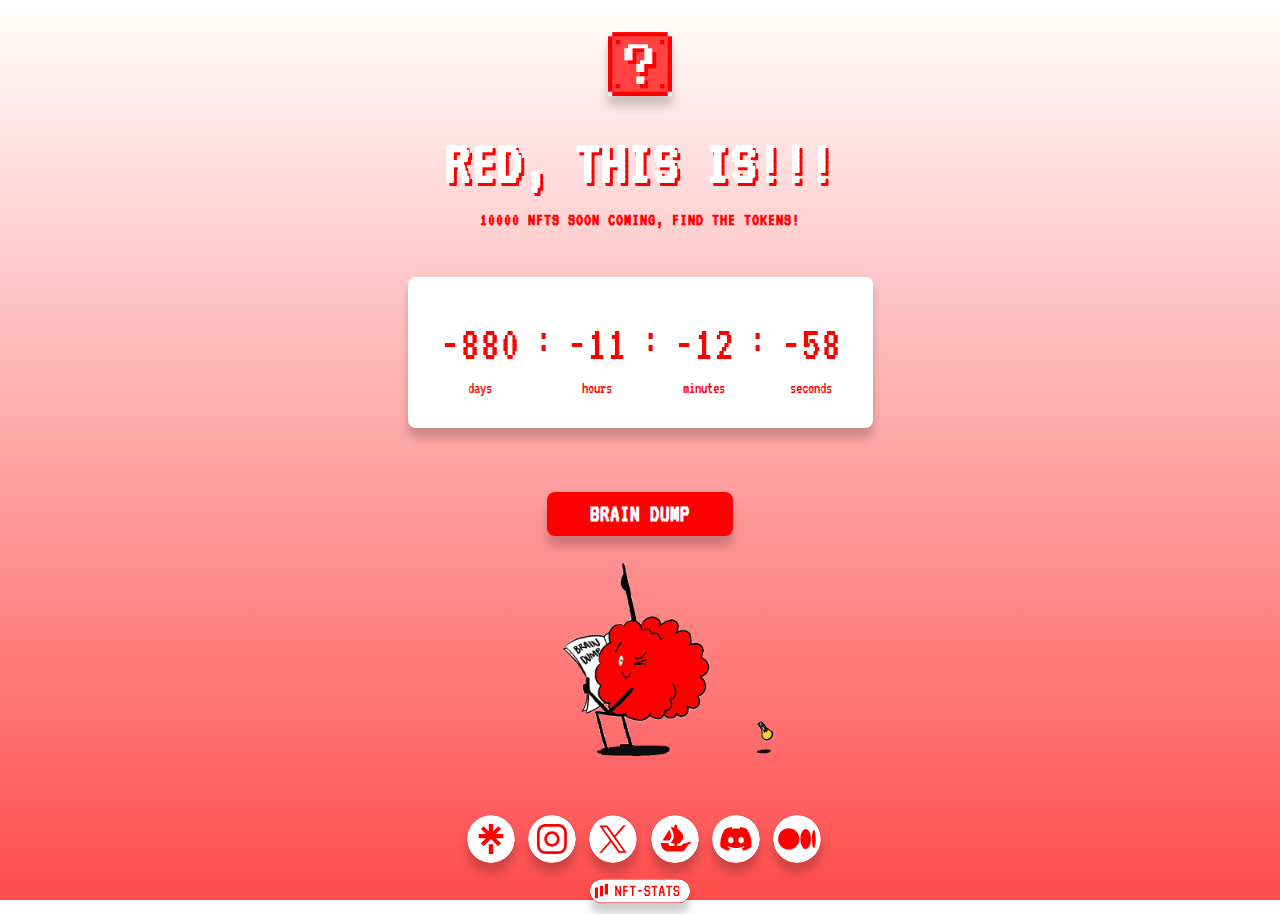
<file: index.html>
<!DOCTYPE html>
<html lang="en">
<head>
	<meta charset="UTF-8">
	<meta http-equiv="X-UA-Compatible" content="IE=edge">
	<meta name="viewport" content="width=device-width, initial-scale=1.0">
	<title>REDTHISIS</title>
	<link rel="shortcut icon" type="image/x-icon" href="Images/redlogos/favicon.ico">

	<!-- Reset file -->
	<link rel="stylesheet" href="css/global.css">

	<!-- Google fonts -->
	<link rel="preconnect" href="https://fonts.googleapis.com">
	<link rel="preconnect" href="https://fonts.gstatic.com" crossorigin>
	<link href="https://fonts.googleapis.com/css2?family=Inconsolata:wght@900&family=Poppins:ital,wght@0,300;0,400;0,700;1,400&display=swap" rel="stylesheet">

	<!-- Main CSS -->
	<link rel="stylesheet" href="css/style.css">

</head>
<body>
	<div id="timer-running">
		<a href="https://www.redthisis.com">
			<img class="logo" src="Images/redlogos/android-chrome-192x192.png">
		</a>

		<div id="main-content">
			<h1>RED, THIS IS!!!</h1>
			<P class="subtitle">10000 NFTs SOON COMING, FIND THE TOKENS!</P>

			<ul id="timer-container">
				<li id="days" role="timer"><span>0</span> days</li>
				<li>:</li>
				<li id="hours" role="timer"><span>0</span> hours</li>
				<li>:</li>
				<li id="minutes" role="timer"><span>0</span> minutes</li>
				<li>:</li>
				<li id="seconds" role="timer"><span>0</span> seconds</li>
			</ul>
		</div> <!-- end main-content -->

		<div>
			<a href="/brain.html">
				<button class="button2">BRAIN DUMP</button>
			</a>
		</div>

		<div>
			<img class="gif" src="Images/redlogos/BrainRed.gif">
		</div>

		<footer>
			<ul id="social-icons">
				<li>
					<a href="https://linktr.ee/redthisis" target='_blank'>
						<svg width="48" height="48" viewBox="0 0 2003.71 2003.61">
							<path 
							fill="social-icons"
							d="M1000 0C448 0 0 448 0 1000s448 1000 1000 1000S2000 1552 2000 1000S1552 0 1000 0zM1093 1626H911v-409h182v409zM1512 970h-312l221 214l-121 121l-301 -301l-301 301L578 1184L799 970H488V797h312L579 589L700 465l210 214V374h182v305l210 -214l121 124l-220 209h310v173z"
							/>
						</svg>
					</a>
				</li>
				<li>
					<a href="https://www.instagram.com/redthisis/" target='_blank'>
						<svg width="48" height="48" viewBox="0 0 2003.71 2003.61">
							<path 
							fill="social-icons"
							d="M1000 0c552 0 1000 448 1000 1000S1552 2000 1000 2000S0 1552 0 1000S448 0 1000 0zM1000 375c-170 0 -191 1 -258 4c-67 3 -112 14 -152 29c-41 16 -76 37 -111 72s-56 70 -72 111c-15 40 -26 85 -29 152c-3 67 -4 88 -4 258s1 191 4 258c3 67 14 112 29 152c16 41 37 76 72 111s70 56 111 72c40 15 85 26 152 29c67 3 88 4 258 4s191 -1 258 -4c67 -3 112 -14 152 -29c41 -16 76 -37 111 -72s56 -70 72 -111c15 -40 26 -85 29 -152c3 -67 4 -88 4 -258s-1 -191 -4 -258c-3 -67 -14 -112 -29 -152c-16 -41 -37 -76 -72 -111s-70 -56 -111 -72c-40 -15 -85 -26 -152 -29c-67 -3 -88 -4 -258 -4zM1000 488c167 0 187 1 253 4c61 3 94 13 116 22c29 11 50 25 72 47c22 22 35 43 47 72c9 22 19 55 22 116c3 66 4 86 4 253s-1 187 -4 253c-3 61 -13 94 -22 116c-11 29 -25 50 -47 72c-22 22 -43 35 -72 47c-22 9 -55 19 -116 22c-66 3 -86 4 -253 4s-187 -1 -253 -4c-61 -3 -94 -13 -116 -22c-29 -11 -50 -25 -72 -47s-35 -43 -47 -72c-9 -22 -19 -55 -22 -116c-3 -66 -4 -86 -4 -253s1 -187 4 -253c3 -61 13 -94 22 -116c11 -29 25 -50 47 -72c22 -22 43 -35 72 -47c22 -9 55 -19 116 -22c66 -3 86 -4 253 -4h0zM1000 679c-177 0 -321 144 -321 321s144 321 321 321s321 -144 321 -321S1177 679 1000 679h0zM1000 1208c-115 0 -208 -93 -208 -208s93 -208 208 -208s208 93 208 208s-93 208 -208 208zM1409 666c0 41 -34 75 -75 75s-75 -34 -75 -75s34 -75 75 -75s75 34 75 75z"
							/>
						</svg>
					</a>
				</li>
				<li>
					<a href="https://twitter.com/red_this_is" target='_blank'>
						<svg width="48" height="48" viewBox="0 0 2003.71 2013.65">
							<path 
							fill="social-icons"
							d="M1056 982l379 531h-156L971 1080l-46 -64L563 510h156l292 408l45 64zM2000 1010c0 552 -448 1000 -1000 1000S0 1562 0 1010S448 10 1000 10s1000 448 1000 1000zM1574 1584L1109 922l428 -487h-101l-372 422L768 436H426l449 639l-449 510h101l392 -446l313 446h342z"
							/>
						</svg>
					</a>
				</li>
				<li>
					<a href="https://opensea.io/collection/red-this-is" target='_blank'>
						<svg width="48" height="48" viewBox="0 0 2003.71 2013.65">
							<path 
							fill="social-icons"
							d="M1003.69 13.65C1555.61 13.65 2003.7 461.72 2003.7 1013.64S1555.61 2013.65 1003.69 2013.65S3.7 1565.56 3.7 1013.64S451.78 13.65 1003.69 13.65ZM1276.91 738.17C1274.27 734.76 1271.72 731.44 1269.43 728.4C1263.35 722.32 1259.29 714.21 1253.21 708.13C1247.13 702.05 1243.07 695.97 1236.99 689.89C1216.72 667.6 1196.45 647.33 1178.21 631.11C1176.18 627.05 1172.12 625.02 1168.07 620.97C1153.88 608.81 1139.7 596.65 1129.56 588.54C1123.48 584.49 1119.42 580.43 1115.37 576.38C1109.29 572.32 1105.24 568.27 1103.21 566.24S1101.18 564.21 1101.18 564.21L1089.02 560.16V462.86C1089.02 446.64 1082.94 432.46 1072.8 422.32C1062.67 412.18 1048.48 406.1 1032.26 406.1C1001.85 406.1 975.5 432.45 975.5 464.88V531.77L969.42 529.74L953.2 525.69L939.01 521.64L827.52 491.23C823.47 489.2 819.41 495.29 821.44 499.34L839.68 531.77C841.71 535.82 843.73 539.88 845.76 543.93C847.79 550.01 851.84 556.09 853.87 562.17C855.9 568.25 859.95 572.31 861.98 578.39C868.06 590.55 874.14 604.74 880.22 618.93C884.27 629.07 888.33 639.2 892.38 649.34C902.52 673.66 912.65 702.04 920.76 730.42C924.82 738.53 926.84 748.66 928.87 756.77L930.9 760.82C934.96 775.01 936.98 787.17 939.01 801.36C941.03 809.47 943.06 819.6 943.06 827.71C943.06 832.15 943.44 836.57 943.89 841.01L944.25 844.82C944.69 849.24 945.08 853.68 945.08 858.12C947.11 868.26 947.11 878.39 947.11 886.5C947.11 910.82 945.08 933.12 941.03 953.39C939 959.47 936.98 965.55 934.95 971.63C932.92 977.71 928.87 985.82 926.84 993.93C924.81 1000.01 922.79 1004.07 920.76 1008.12C910.62 1032.44 898.46 1058.79 884.27 1081.09C864 1115.55 845.76 1143.93 831.57 1164.2C829.54 1168.26 827.52 1170.28 825.49 1172.31C821.44 1178.39 825.49 1186.5 833.6 1186.5H977.52V1300.01H831.57C793.06 1300.01 756.57 1279.74 738.33 1243.25C730.22 1225 726.16 1204.73 728.19 1186.49C728.19 1182.43 724.13 1176.35 718.05 1176.35H420.08C416.02 1176.35 411.97 1180.41 411.97 1184.46V1190.54C411.97 1379.05 563.99 1531.08 750.48 1531.08H1279.53C1405.2 1531.08 1461.96 1383.11 1536.96 1279.73C1565.33 1239.19 1636.28 1206.76 1656.55 1198.65C1660.6 1196.62 1662.63 1194.59 1662.63 1190.54V1125.68C1662.63 1119.6 1658.57 1115.55 1646.41 1121.63L1338.3 1210.82Q1336.28 1210.82 1334.25 1212.85C1299.79 1249.33 1271.41 1273.66 1265.33 1279.74C1247.09 1295.95 1222.76 1304.06 1198.44 1304.06H1086.95V1190.55H1176.14C1178.17 1190.55 1180.19 1190.55 1182.22 1188.52L1194.38 1178.38C1200.46 1174.32 1206.54 1168.24 1212.62 1162.16C1218.7 1158.11 1222.76 1152.02 1226.81 1147.97C1232.89 1143.92 1236.95 1137.83 1241 1133.78C1247.08 1125.68 1255.19 1117.57 1261.27 1109.46C1267.35 1103.38 1271.41 1097.3 1275.46 1091.22C1279.51 1085.14 1285.6 1079.06 1289.65 1072.98C1291.68 1066.9 1295.74 1062.84 1299.79 1056.76C1303.85 1050.68 1307.9 1044.59 1309.93 1040.54C1318.04 1026.35 1326.15 1012.16 1332.23 997.97C1336.29 989.86 1338.31 981.75 1340.34 975.67C1341.11 972.63 1341.86 969.88 1342.63 967.2L1344.15 961.85C1344.9 959.18 1345.67 956.42 1346.42 953.38C1348.45 935.14 1350.48 918.92 1348.45 900.68C1348.45 894.6 1348.45 888.51 1346.42 884.46C1346.42 882.43 1346.42 878.37 1344.39 874.32C1342.36 856.07 1336.28 839.86 1328.17 823.64C1326.14 817.56 1322.09 811.48 1320.06 805.4C1316.51 800.09 1313.35 794.76 1310.25 789.43L1307.57 784.89C1304.47 779.56 1301.31 774.25 1297.76 768.92C1295.73 762.84 1291.68 758.78 1289.65 754.73C1287.38 751.69 1284.81 748.37 1282.17 744.96L1276.86 738.15ZM488.96 1048.63C484.9 1054.71 488.96 1062.82 495.04 1064.85H766.66C770.72 1064.85 772.74 1062.83 774.77 1060.8C778.83 1056.74 782.88 1050.66 784.91 1044.58C809.23 1006.07 829.5 963.5 837.61 931.07C853.83 854.05 817.34 732.42 772.75 633.1C768.69 624.99 760.58 624.99 756.53 631.07L493.02 1042.56L488.97 1048.64Z"
							/>
						</svg>
					</a>
				</li>
				<li>
					<a href="https://discord.gg/VVU6c3YUkP" target='_blank'>
						<svg width="48" height="48" viewBox="0 0 2003.71 2003.61">
							<path 
							fill="social-icons"
							d="M901 1049c0 72 -52 131 -117 131S667 1122 667 1049S719 918 784 918s118 59 117 131zM1217 918c-65 0 -117 59 -117 131s53 131 117 131s117 -59 117 -131c1 -72 -51 -131 -117 -131zM2000 1000c0 552 -448 1000 -1000 1000S0 1552 0 1000S448 0 1000 0s1000 448 1000 1000zM1453 588c0 -1 -1 -1 -2 -2c-83 -38 -172 -66 -265 -82c-2 0 -3 0 -4 2c-11 20 -24 47 -33 68c-100 -15 -200 -15 -298 0c-9 -21 -22 -47 -33 -68c-1 -2 -3 -2 -4 -2c-93 16 -182 44 -265 82c-1 0 -1 1 -2 1C378 840 332 1086 355 1328c0 1 1 2 2 3c111 82 219 131 325 164c2 1 3 0 5 -2c25 -34 47 -70 66 -108c1 -2 0 -5 -2 -6c-35 -13 -69 -30 -102 -48c-3 -2 -3 -5 0 -7c7 -5 14 -10 20 -16c1 -1 3 -1 4 -1c213 97 444 97 654 0c1 -1 3 0 4 1c7 5 13 11 20 16c2 2 2 5 0 7c-32 19 -66 35 -102 48c-2 1 -3 4 -2 6c20 38 42 74 66 108c1 1 3 2 5 2c106 -33 214 -83 325 -164c1 -1 2 -2 2 -3c27 -281 -45 -525 -192 -741z"
							/>
						</svg>
					</a>
				</li>
				<li>
					<a href="https://medium.com/@redthisis.collection" target='_blank'>
						<svg width="48" height="48" viewBox="0 0 2003.71 2003.61">
							<path 
							fill="social-icons"
							d="M2000 1000C2000 448 1552 0 1000 0h0C448 0 0 448 0 1000s448 1000 1000 1000h0c552 0 1000 -448 1000 -1000zM1100 1000c0 246 -198 445 -442 445S216 1246 216 1000S414 555 658 555s442 199 442 445zM1585 1000c0 231 -99 419 -221 419s-221 -188 -221 -419s99 -419 221 -419s221 188 221 419h0zM1784 1000c0 207 -35 375 -78 375s-78 -168 -78 -375s35 -375 78 -375s78 168 78 375z"
							/>
						</svg>
					</a>
				</li>
			</ul>
		</footer>

		<div id="nft-stats">
			<a href="https://www.nft-stats.com" target='_blank'>
				<svg width="48" height="48" viewBox="0 0 4370.7 1000">
					<path 
					fill="social-icons"
					d="M3163 460c-2 -9 -3 -20 -3 -32c0 -13 1 -23 3 -32h-48c2 9 3 19 3 32c0 12 -1 23 -3 32h-16c2 9 3 19 3 32c0 12 -1 23 -3 32h80c-2 -9 -3 -20 -3 -32c0 -13 1 -23 3 -32h-16zM3871 0H500C224 0 0 224 0 500v0c0 276 224 500 500 500h3371c276 0 500 -224 500 -500v0C4371 224 4147 0 3871 0zM212 813V351h139v462H212zM569 731H431V269h139v462zM788 649h0H650V187h139v463zM1361 365c0 12 -1 23 -3 32c2 9 3 19 3 32c0 12 -1 23 -3 32c2 9 3 19 3 32c0 12 -1 23 -3 32c2 9 3 19 3 32c0 12 -1 23 -3 32c2 9 3 19 3 32c0 12 -1 23 -3 32c2 9 3 19 3 32c0 12 -1 23 -3 32h-64c-2 -9 -3 -20 -3 -32c0 -13 1 -23 3 -32h-40c-2 -9 -3 -20 -3 -32c0 -13 1 -23 3 -32h-24c-2 -9 -3 -20 -3 -32c0 -13 1 -23 3 -32h-32c-2 -9 -3 -20 -3 -32c0 -13 1 -23 3 -32h-32c2 9 3 19 3 32c0 12 -1 23 -3 32c2 9 3 19 3 32c0 12 -1 23 -3 32c2 9 3 19 3 32c0 12 -1 23 -3 32c2 9 3 19 3 32c0 12 -1 23 -3 32h-64c-2 -9 -3 -20 -3 -32c0 -13 1 -23 3 -32c-2 -9 -3 -20 -3 -32c0 -13 1 -23 3 -32c-2 -9 -3 -20 -3 -32c0 -13 1 -23 3 -32c-2 -9 -3 -20 -3 -32c0 -13 1 -23 3 -32c-2 -9 -3 -20 -3 -32c0 -13 1 -23 3 -32c-2 -9 -3 -20 -3 -32c0 -13 1 -23 3 -32c-2 -9 -3 -20 -3 -32c0 -13 1 -23 3 -32h80c2 9 3 19 3 32c0 12 -1 23 -3 32h24c2 9 3 19 3 32c0 12 -1 23 -3 32h24c2 9 3 19 3 32c0 12 -1 23 -3 32h32c2 9 3 19 3 32c0 12 -1 23 -3 32h32c-2 -9 -3 -20 -3 -32c0 -13 1 -23 3 -32c-2 -9 -3 -20 -3 -32c0 -13 1 -23 3 -32c-2 -9 -3 -20 -3 -32c0 -13 1 -23 3 -32c-2 -9 -3 -20 -3 -32c0 -13 1 -23 3 -32h64c2 9 3 19 3 32c0 12 -1 23 -3 32c2 9 3 19 3 32zM1520 365c0 12 -1 23 -3 32c2 9 3 19 3 32c0 12 -1 23 -3 32h127c2 9 3 19 3 32c0 12 -1 23 -3 32h-127c2 9 3 19 3 32c0 12 -1 23 -3 32c2 9 3 19 3 32c0 12 -1 23 -3 32c2 9 3 19 3 32c0 12 -1 23 -3 32h-64c-2 -9 -3 -20 -3 -32c0 -13 1 -23 3 -32c-2 -9 -3 -20 -3 -32c0 -13 1 -23 3 -32c-2 -9 -3 -20 -3 -32c0 -13 1 -23 3 -32c-2 -9 -3 -20 -3 -32c0 -13 1 -23 3 -32c-2 -9 -3 -20 -3 -32c0 -13 1 -23 3 -32c-2 -9 -3 -20 -3 -32c0 -13 1 -23 3 -32c-2 -9 -3 -20 -3 -32c0 -13 1 -23 3 -32h191c2 9 3 19 3 32c0 12 -1 23 -3 32h-127c2 9 3 19 3 32zM1994 333h-95c2 9 3 19 3 32c0 12 -1 23 -3 32c2 9 3 19 3 32c0 12 -1 23 -3 32c2 9 3 19 3 32c0 12 -1 23 -3 32c2 9 3 19 3 32c0 12 -1 23 -3 32c2 9 3 19 3 32c0 12 -1 23 -3 32c2 9 3 19 3 32c0 12 -1 23 -3 32h-64c-2 -9 -3 -20 -3 -32c0 -13 1 -23 3 -32c-2 -9 -3 -20 -3 -32c0 -13 1 -23 3 -32c-2 -9 -3 -20 -3 -32c0 -13 1 -23 3 -32c-2 -9 -3 -20 -3 -32c0 -13 1 -23 3 -32c-2 -9 -3 -20 -3 -32c0 -13 1 -23 3 -32c-2 -9 -3 -20 -3 -32c0 -13 1 -23 3 -32h-95c-2 -9 -3 -20 -3 -32c0 -13 1 -23 3 -32h255c2 9 3 19 3 32c0 12 -1 23 -3 32zM2264 524h-159c-2 -9 -3 -20 -3 -32c0 -13 1 -23 3 -32h159c2 9 3 19 3 32c0 12 -1 23 -3 32zM2439 333c2 9 3 19 3 32c0 12 -1 23 -3 32c2 9 3 19 3 32c0 12 -1 23 -3 32h159c2 9 3 19 3 32c0 12 -1 23 -3 32h32c2 9 3 19 3 32c0 12 -1 23 -3 32c2 9 3 19 3 32c0 12 -1 23 -3 32h-32c2 9 3 19 3 32c0 12 -1 23 -3 32h-191c-2 -9 -3 -20 -3 -32c0 -13 1 -23 3 -32h-32c-2 -9 -3 -20 -3 -32c0 -13 1 -23 3 -32h64c2 9 3 19 3 32c0 12 -1 23 -3 32h127c-2 -9 -3 -20 -3 -32c0 -13 1 -23 3 -32c-2 -9 -3 -20 -3 -32c0 -13 1 -23 3 -32h-159c-2 -9 -3 -20 -3 -32c0 -13 1 -23 3 -32h-32c-2 -9 -3 -20 -3 -32c0 -13 1 -23 3 -32c-2 -9 -3 -20 -3 -32c0 -13 1 -23 3 -32h32c-2 -9 -3 -20 -3 -32c0 -13 1 -23 3 -32h191c2 9 3 19 3 32c0 12 -1 23 -3 32h32c2 9 3 19 3 32c0 12 -1 23 -3 32h-64c-2 -9 -3 -20 -3 -32c0 -13 1 -23 3 -32h-127zM2948 333h-95c2 9 3 19 3 32c0 12 -1 23 -3 32c2 9 3 19 3 32c0 12 -1 23 -3 32c2 9 3 19 3 32c0 12 -1 23 -3 32c2 9 3 19 3 32c0 12 -1 23 -3 32c2 9 3 19 3 32c0 12 -1 23 -3 32c2 9 3 19 3 32c0 12 -1 23 -3 32h-64c-2 -9 -3 -20 -3 -32c0 -13 1 -23 3 -32c-2 -9 -3 -20 -3 -32c0 -13 1 -23 3 -32c-2 -9 -3 -20 -3 -32c0 -13 1 -23 3 -32c-2 -9 -3 -20 -3 -32c0 -13 1 -23 3 -32c-2 -9 -3 -20 -3 -32c0 -13 1 -23 3 -32c-2 -9 -3 -20 -3 -32c0 -13 1 -23 3 -32h-95c-2 -9 -3 -20 -3 -32c0 -13 1 -23 3 -32h255c2 9 3 19 3 32c0 12 -1 23 -3 32zM3269 683c0 12 -1 23 -3 32h-64c-2 -9 -3 -20 -3 -32c0 -13 1 -23 3 -32c-2 -9 -3 -20 -3 -32c0 -13 1 -23 3 -32h-127c2 9 3 19 3 32c0 12 -1 23 -3 32c2 9 3 19 3 32c0 12 -1 23 -3 32h-64c-2 -9 -3 -20 -3 -32c0 -13 1 -23 3 -32c-2 -9 -3 -20 -3 -32c0 -13 1 -23 3 -32h24c-2 -9 -3 -20 -3 -32c0 -13 1 -23 3 -32c-2 -9 -3 -20 -3 -32c0 -13 1 -23 3 -32h16c-2 -9 -3 -20 -3 -32c0 -13 1 -23 3 -32h24c-2 -9 -3 -20 -3 -32c0 -13 1 -23 3 -32h16c-2 -9 -3 -20 -3 -32c0 -13 1 -23 3 -32h95c2 9 3 19 3 32c0 12 -1 23 -3 32h16c2 9 3 19 3 32c0 12 -1 23 -3 32h24c2 9 3 19 3 32c0 12 -1 23 -3 32h16c2 9 3 19 3 32c0 12 -1 23 -3 32c2 9 3 19 3 32c0 12 -1 23 -3 32h24c2 9 3 19 3 32c0 12 -1 23 -3 32c2 9 3 19 3 32zM3584 333h-95c2 9 3 19 3 32c0 12 -1 23 -3 32c2 9 3 19 3 32c0 12 -1 23 -3 32c2 9 3 19 3 32c0 12 -1 23 -3 32c2 9 3 19 3 32c0 12 -1 23 -3 32c2 9 3 19 3 32c0 12 -1 23 -3 32c2 9 3 19 3 32c0 12 -1 23 -3 32h-64c-2 -9 -3 -20 -3 -32c0 -13 1 -23 3 -32c-2 -9 -3 -20 -3 -32c0 -13 1 -23 3 -32c-2 -9 -3 -20 -3 -32c0 -13 1 -23 3 -32c-2 -9 -3 -20 -3 -32c0 -13 1 -23 3 -32c-2 -9 -3 -20 -3 -32c0 -13 1 -23 3 -32c-2 -9 -3 -20 -3 -32c0 -13 1 -23 3 -32h-95c-2 -9 -3 -20 -3 -32c0 -13 1 -23 3 -32h255c2 9 3 19 3 32c0 12 -1 23 -3 32zM3711 333c2 9 3 19 3 32c0 12 -1 23 -3 32c2 9 3 19 3 32c0 12 -1 23 -3 32h159c2 9 3 19 3 32c0 12 -1 23 -3 32h32c2 9 3 19 3 32c0 12 -1 23 -3 32c2 9 3 19 3 32c0 12 -1 23 -3 32h-32c2 9 3 19 3 32c0 12 -1 23 -3 32h-191c-2 -9 -3 -20 -3 -32c0 -13 1 -23 3 -32h-32c-2 -9 -3 -20 -3 -32c0 -13 1 -23 3 -32h64c2 9 3 19 3 32c0 12 -1 23 -3 32h127c-2 -9 -3 -20 -3 -32c0 -13 1 -23 3 -32c-2 -9 -3 -20 -3 -32c0 -13 1 -23 3 -32h-159c-2 -9 -3 -20 -3 -32c0 -13 1 -23 3 -32h-32c-2 -9 -3 -20 -3 -32c0 -13 1 -23 3 -32c-2 -9 -3 -20 -3 -32c0 -13 1 -23 3 -32h32c-2 -9 -3 -20 -3 -32c0 -13 1 -23 3 -32h191c2 9 3 19 3 32c0 12 -1 23 -3 32h32c2 9 3 19 3 32c0 12 -1 23 -3 32h-64c-2 -9 -3 -20 -3 -32c0 -13 1 -23 3 -32h-127z"
					/>
				</svg>
			</a>
		</div>
	</div> <!-- end timer-running -->

	<div id="timer-end">
			<a href="https://www.redthisis.com">
				<img class="logo2" src="Images/redlogos/android-chrome-192x192.png">
			</a>

		<hgroup>
			<h1>WE ARE LIVE</h1>
			<p class="subtitle">CLAIM YOUR RED NFTs. LET THE HUNT BEGIN!</p>
		</hgroup>

		<div>
			<img class="gif2" src="Images/redlogos/squares.gif">
		</div>
		
			<a href="https://claim.redthisis.com/">
				<button class="button3">CLAIM RED</button>
			</a>

		<footer>
			<ul id="social-icons">
				<li>
					<a href="https://linktr.ee/redthisis" target='_blank'>
						<svg width="48" height="48" viewBox="0 0 2003.71 2003.61">
							<path 
							fill="social-icons"
							d="M1000 0C448 0 0 448 0 1000s448 1000 1000 1000S2000 1552 2000 1000S1552 0 1000 0zM1093 1626H911v-409h182v409zM1512 970h-312l221 214l-121 121l-301 -301l-301 301L578 1184L799 970H488V797h312L579 589L700 465l210 214V374h182v305l210 -214l121 124l-220 209h310v173z"
							/>
						</svg>
					</a>
				</li>
				<li>
					<a href="https://www.instagram.com/redthisis/" target='_blank'>
						<svg width="48" height="48" viewBox="0 0 2003.71 2003.61">
							<path 
							fill="social-icons"
							d="M1000 0c552 0 1000 448 1000 1000S1552 2000 1000 2000S0 1552 0 1000S448 0 1000 0zM1000 375c-170 0 -191 1 -258 4c-67 3 -112 14 -152 29c-41 16 -76 37 -111 72s-56 70 -72 111c-15 40 -26 85 -29 152c-3 67 -4 88 -4 258s1 191 4 258c3 67 14 112 29 152c16 41 37 76 72 111s70 56 111 72c40 15 85 26 152 29c67 3 88 4 258 4s191 -1 258 -4c67 -3 112 -14 152 -29c41 -16 76 -37 111 -72s56 -70 72 -111c15 -40 26 -85 29 -152c3 -67 4 -88 4 -258s-1 -191 -4 -258c-3 -67 -14 -112 -29 -152c-16 -41 -37 -76 -72 -111s-70 -56 -111 -72c-40 -15 -85 -26 -152 -29c-67 -3 -88 -4 -258 -4zM1000 488c167 0 187 1 253 4c61 3 94 13 116 22c29 11 50 25 72 47c22 22 35 43 47 72c9 22 19 55 22 116c3 66 4 86 4 253s-1 187 -4 253c-3 61 -13 94 -22 116c-11 29 -25 50 -47 72c-22 22 -43 35 -72 47c-22 9 -55 19 -116 22c-66 3 -86 4 -253 4s-187 -1 -253 -4c-61 -3 -94 -13 -116 -22c-29 -11 -50 -25 -72 -47s-35 -43 -47 -72c-9 -22 -19 -55 -22 -116c-3 -66 -4 -86 -4 -253s1 -187 4 -253c3 -61 13 -94 22 -116c11 -29 25 -50 47 -72c22 -22 43 -35 72 -47c22 -9 55 -19 116 -22c66 -3 86 -4 253 -4h0zM1000 679c-177 0 -321 144 -321 321s144 321 321 321s321 -144 321 -321S1177 679 1000 679h0zM1000 1208c-115 0 -208 -93 -208 -208s93 -208 208 -208s208 93 208 208s-93 208 -208 208zM1409 666c0 41 -34 75 -75 75s-75 -34 -75 -75s34 -75 75 -75s75 34 75 75z"
							/>
						</svg>
					</a>
				</li>
				<li>
					<a href="https://twitter.com/red_this_is" target='_blank'>
						<svg width="48" height="48" viewBox="0 0 2003.71 2013.65">
							<path 
							fill="social-icons"
							d="M1056 982l379 531h-156L971 1080l-46 -64L563 510h156l292 408l45 64zM2000 1010c0 552 -448 1000 -1000 1000S0 1562 0 1010S448 10 1000 10s1000 448 1000 1000zM1574 1584L1109 922l428 -487h-101l-372 422L768 436H426l449 639l-449 510h101l392 -446l313 446h342z"
							/>
						</svg>
					</a>
				</li>
				<li>
					<a href="https://opensea.io/collection/red-this-is" target='_blank'>
						<svg width="48" height="48" viewBox="0 0 2003.71 2013.65">
							<path 
							fill="social-icons"
							d="M1003.69 13.65C1555.61 13.65 2003.7 461.72 2003.7 1013.64S1555.61 2013.65 1003.69 2013.65S3.7 1565.56 3.7 1013.64S451.78 13.65 1003.69 13.65ZM1276.91 738.17C1274.27 734.76 1271.72 731.44 1269.43 728.4C1263.35 722.32 1259.29 714.21 1253.21 708.13C1247.13 702.05 1243.07 695.97 1236.99 689.89C1216.72 667.6 1196.45 647.33 1178.21 631.11C1176.18 627.05 1172.12 625.02 1168.07 620.97C1153.88 608.81 1139.7 596.65 1129.56 588.54C1123.48 584.49 1119.42 580.43 1115.37 576.38C1109.29 572.32 1105.24 568.27 1103.21 566.24S1101.18 564.21 1101.18 564.21L1089.02 560.16V462.86C1089.02 446.64 1082.94 432.46 1072.8 422.32C1062.67 412.18 1048.48 406.1 1032.26 406.1C1001.85 406.1 975.5 432.45 975.5 464.88V531.77L969.42 529.74L953.2 525.69L939.01 521.64L827.52 491.23C823.47 489.2 819.41 495.29 821.44 499.34L839.68 531.77C841.71 535.82 843.73 539.88 845.76 543.93C847.79 550.01 851.84 556.09 853.87 562.17C855.9 568.25 859.95 572.31 861.98 578.39C868.06 590.55 874.14 604.74 880.22 618.93C884.27 629.07 888.33 639.2 892.38 649.34C902.52 673.66 912.65 702.04 920.76 730.42C924.82 738.53 926.84 748.66 928.87 756.77L930.9 760.82C934.96 775.01 936.98 787.17 939.01 801.36C941.03 809.47 943.06 819.6 943.06 827.71C943.06 832.15 943.44 836.57 943.89 841.01L944.25 844.82C944.69 849.24 945.08 853.68 945.08 858.12C947.11 868.26 947.11 878.39 947.11 886.5C947.11 910.82 945.08 933.12 941.03 953.39C939 959.47 936.98 965.55 934.95 971.63C932.92 977.71 928.87 985.82 926.84 993.93C924.81 1000.01 922.79 1004.07 920.76 1008.12C910.62 1032.44 898.46 1058.79 884.27 1081.09C864 1115.55 845.76 1143.93 831.57 1164.2C829.54 1168.26 827.52 1170.28 825.49 1172.31C821.44 1178.39 825.49 1186.5 833.6 1186.5H977.52V1300.01H831.57C793.06 1300.01 756.57 1279.74 738.33 1243.25C730.22 1225 726.16 1204.73 728.19 1186.49C728.19 1182.43 724.13 1176.35 718.05 1176.35H420.08C416.02 1176.35 411.97 1180.41 411.97 1184.46V1190.54C411.97 1379.05 563.99 1531.08 750.48 1531.08H1279.53C1405.2 1531.08 1461.96 1383.11 1536.96 1279.73C1565.33 1239.19 1636.28 1206.76 1656.55 1198.65C1660.6 1196.62 1662.63 1194.59 1662.63 1190.54V1125.68C1662.63 1119.6 1658.57 1115.55 1646.41 1121.63L1338.3 1210.82Q1336.28 1210.82 1334.25 1212.85C1299.79 1249.33 1271.41 1273.66 1265.33 1279.74C1247.09 1295.95 1222.76 1304.06 1198.44 1304.06H1086.95V1190.55H1176.14C1178.17 1190.55 1180.19 1190.55 1182.22 1188.52L1194.38 1178.38C1200.46 1174.32 1206.54 1168.24 1212.62 1162.16C1218.7 1158.11 1222.76 1152.02 1226.81 1147.97C1232.89 1143.92 1236.95 1137.83 1241 1133.78C1247.08 1125.68 1255.19 1117.57 1261.27 1109.46C1267.35 1103.38 1271.41 1097.3 1275.46 1091.22C1279.51 1085.14 1285.6 1079.06 1289.65 1072.98C1291.68 1066.9 1295.74 1062.84 1299.79 1056.76C1303.85 1050.68 1307.9 1044.59 1309.93 1040.54C1318.04 1026.35 1326.15 1012.16 1332.23 997.97C1336.29 989.86 1338.31 981.75 1340.34 975.67C1341.11 972.63 1341.86 969.88 1342.63 967.2L1344.15 961.85C1344.9 959.18 1345.67 956.42 1346.42 953.38C1348.45 935.14 1350.48 918.92 1348.45 900.68C1348.45 894.6 1348.45 888.51 1346.42 884.46C1346.42 882.43 1346.42 878.37 1344.39 874.32C1342.36 856.07 1336.28 839.86 1328.17 823.64C1326.14 817.56 1322.09 811.48 1320.06 805.4C1316.51 800.09 1313.35 794.76 1310.25 789.43L1307.57 784.89C1304.47 779.56 1301.31 774.25 1297.76 768.92C1295.73 762.84 1291.68 758.78 1289.65 754.73C1287.38 751.69 1284.81 748.37 1282.17 744.96L1276.86 738.15ZM488.96 1048.63C484.9 1054.71 488.96 1062.82 495.04 1064.85H766.66C770.72 1064.85 772.74 1062.83 774.77 1060.8C778.83 1056.74 782.88 1050.66 784.91 1044.58C809.23 1006.07 829.5 963.5 837.61 931.07C853.83 854.05 817.34 732.42 772.75 633.1C768.69 624.99 760.58 624.99 756.53 631.07L493.02 1042.56L488.97 1048.64Z"
							/>
						</svg>
					</a>
				</li>
				<li>
					<a href="https://discord.gg/VVU6c3YUkP" target='_blank'>
						<svg width="48" height="48" viewBox="0 0 2003.71 2003.61">
							<path 
							fill="social-icons"
							d="M901 1049c0 72 -52 131 -117 131S667 1122 667 1049S719 918 784 918s118 59 117 131zM1217 918c-65 0 -117 59 -117 131s53 131 117 131s117 -59 117 -131c1 -72 -51 -131 -117 -131zM2000 1000c0 552 -448 1000 -1000 1000S0 1552 0 1000S448 0 1000 0s1000 448 1000 1000zM1453 588c0 -1 -1 -1 -2 -2c-83 -38 -172 -66 -265 -82c-2 0 -3 0 -4 2c-11 20 -24 47 -33 68c-100 -15 -200 -15 -298 0c-9 -21 -22 -47 -33 -68c-1 -2 -3 -2 -4 -2c-93 16 -182 44 -265 82c-1 0 -1 1 -2 1C378 840 332 1086 355 1328c0 1 1 2 2 3c111 82 219 131 325 164c2 1 3 0 5 -2c25 -34 47 -70 66 -108c1 -2 0 -5 -2 -6c-35 -13 -69 -30 -102 -48c-3 -2 -3 -5 0 -7c7 -5 14 -10 20 -16c1 -1 3 -1 4 -1c213 97 444 97 654 0c1 -1 3 0 4 1c7 5 13 11 20 16c2 2 2 5 0 7c-32 19 -66 35 -102 48c-2 1 -3 4 -2 6c20 38 42 74 66 108c1 1 3 2 5 2c106 -33 214 -83 325 -164c1 -1 2 -2 2 -3c27 -281 -45 -525 -192 -741z"
							/>
						</svg>
					</a>
				</li>
				<li>
					<a href="https://medium.com/@redthisis.collection" target='_blank'>
						<svg width="48" height="48" viewBox="0 0 2003.71 2003.61">
							<path 
							fill="social-icons"
							d="M2000 1000C2000 448 1552 0 1000 0h0C448 0 0 448 0 1000s448 1000 1000 1000h0c552 0 1000 -448 1000 -1000zM1100 1000c0 246 -198 445 -442 445S216 1246 216 1000S414 555 658 555s442 199 442 445zM1585 1000c0 231 -99 419 -221 419s-221 -188 -221 -419s99 -419 221 -419s221 188 221 419h0zM1784 1000c0 207 -35 375 -78 375s-78 -168 -78 -375s35 -375 78 -375s78 168 78 375z"
							/>
						</svg>
					</a>
				</li>
			</ul>

		</footer>

		<div id="nft-stats">
			<a href="https://www.nft-stats.com" target='_blank'>
				<svg width="48" height="48" viewBox="0 0 4370.7 1000">
					<path 
					fill="social-icons"
					d="M3163 460c-2 -9 -3 -20 -3 -32c0 -13 1 -23 3 -32h-48c2 9 3 19 3 32c0 12 -1 23 -3 32h-16c2 9 3 19 3 32c0 12 -1 23 -3 32h80c-2 -9 -3 -20 -3 -32c0 -13 1 -23 3 -32h-16zM3871 0H500C224 0 0 224 0 500v0c0 276 224 500 500 500h3371c276 0 500 -224 500 -500v0C4371 224 4147 0 3871 0zM212 813V351h139v462H212zM569 731H431V269h139v462zM788 649h0H650V187h139v463zM1361 365c0 12 -1 23 -3 32c2 9 3 19 3 32c0 12 -1 23 -3 32c2 9 3 19 3 32c0 12 -1 23 -3 32c2 9 3 19 3 32c0 12 -1 23 -3 32c2 9 3 19 3 32c0 12 -1 23 -3 32c2 9 3 19 3 32c0 12 -1 23 -3 32h-64c-2 -9 -3 -20 -3 -32c0 -13 1 -23 3 -32h-40c-2 -9 -3 -20 -3 -32c0 -13 1 -23 3 -32h-24c-2 -9 -3 -20 -3 -32c0 -13 1 -23 3 -32h-32c-2 -9 -3 -20 -3 -32c0 -13 1 -23 3 -32h-32c2 9 3 19 3 32c0 12 -1 23 -3 32c2 9 3 19 3 32c0 12 -1 23 -3 32c2 9 3 19 3 32c0 12 -1 23 -3 32c2 9 3 19 3 32c0 12 -1 23 -3 32h-64c-2 -9 -3 -20 -3 -32c0 -13 1 -23 3 -32c-2 -9 -3 -20 -3 -32c0 -13 1 -23 3 -32c-2 -9 -3 -20 -3 -32c0 -13 1 -23 3 -32c-2 -9 -3 -20 -3 -32c0 -13 1 -23 3 -32c-2 -9 -3 -20 -3 -32c0 -13 1 -23 3 -32c-2 -9 -3 -20 -3 -32c0 -13 1 -23 3 -32c-2 -9 -3 -20 -3 -32c0 -13 1 -23 3 -32h80c2 9 3 19 3 32c0 12 -1 23 -3 32h24c2 9 3 19 3 32c0 12 -1 23 -3 32h24c2 9 3 19 3 32c0 12 -1 23 -3 32h32c2 9 3 19 3 32c0 12 -1 23 -3 32h32c-2 -9 -3 -20 -3 -32c0 -13 1 -23 3 -32c-2 -9 -3 -20 -3 -32c0 -13 1 -23 3 -32c-2 -9 -3 -20 -3 -32c0 -13 1 -23 3 -32c-2 -9 -3 -20 -3 -32c0 -13 1 -23 3 -32h64c2 9 3 19 3 32c0 12 -1 23 -3 32c2 9 3 19 3 32zM1520 365c0 12 -1 23 -3 32c2 9 3 19 3 32c0 12 -1 23 -3 32h127c2 9 3 19 3 32c0 12 -1 23 -3 32h-127c2 9 3 19 3 32c0 12 -1 23 -3 32c2 9 3 19 3 32c0 12 -1 23 -3 32c2 9 3 19 3 32c0 12 -1 23 -3 32h-64c-2 -9 -3 -20 -3 -32c0 -13 1 -23 3 -32c-2 -9 -3 -20 -3 -32c0 -13 1 -23 3 -32c-2 -9 -3 -20 -3 -32c0 -13 1 -23 3 -32c-2 -9 -3 -20 -3 -32c0 -13 1 -23 3 -32c-2 -9 -3 -20 -3 -32c0 -13 1 -23 3 -32c-2 -9 -3 -20 -3 -32c0 -13 1 -23 3 -32c-2 -9 -3 -20 -3 -32c0 -13 1 -23 3 -32h191c2 9 3 19 3 32c0 12 -1 23 -3 32h-127c2 9 3 19 3 32zM1994 333h-95c2 9 3 19 3 32c0 12 -1 23 -3 32c2 9 3 19 3 32c0 12 -1 23 -3 32c2 9 3 19 3 32c0 12 -1 23 -3 32c2 9 3 19 3 32c0 12 -1 23 -3 32c2 9 3 19 3 32c0 12 -1 23 -3 32c2 9 3 19 3 32c0 12 -1 23 -3 32h-64c-2 -9 -3 -20 -3 -32c0 -13 1 -23 3 -32c-2 -9 -3 -20 -3 -32c0 -13 1 -23 3 -32c-2 -9 -3 -20 -3 -32c0 -13 1 -23 3 -32c-2 -9 -3 -20 -3 -32c0 -13 1 -23 3 -32c-2 -9 -3 -20 -3 -32c0 -13 1 -23 3 -32c-2 -9 -3 -20 -3 -32c0 -13 1 -23 3 -32h-95c-2 -9 -3 -20 -3 -32c0 -13 1 -23 3 -32h255c2 9 3 19 3 32c0 12 -1 23 -3 32zM2264 524h-159c-2 -9 -3 -20 -3 -32c0 -13 1 -23 3 -32h159c2 9 3 19 3 32c0 12 -1 23 -3 32zM2439 333c2 9 3 19 3 32c0 12 -1 23 -3 32c2 9 3 19 3 32c0 12 -1 23 -3 32h159c2 9 3 19 3 32c0 12 -1 23 -3 32h32c2 9 3 19 3 32c0 12 -1 23 -3 32c2 9 3 19 3 32c0 12 -1 23 -3 32h-32c2 9 3 19 3 32c0 12 -1 23 -3 32h-191c-2 -9 -3 -20 -3 -32c0 -13 1 -23 3 -32h-32c-2 -9 -3 -20 -3 -32c0 -13 1 -23 3 -32h64c2 9 3 19 3 32c0 12 -1 23 -3 32h127c-2 -9 -3 -20 -3 -32c0 -13 1 -23 3 -32c-2 -9 -3 -20 -3 -32c0 -13 1 -23 3 -32h-159c-2 -9 -3 -20 -3 -32c0 -13 1 -23 3 -32h-32c-2 -9 -3 -20 -3 -32c0 -13 1 -23 3 -32c-2 -9 -3 -20 -3 -32c0 -13 1 -23 3 -32h32c-2 -9 -3 -20 -3 -32c0 -13 1 -23 3 -32h191c2 9 3 19 3 32c0 12 -1 23 -3 32h32c2 9 3 19 3 32c0 12 -1 23 -3 32h-64c-2 -9 -3 -20 -3 -32c0 -13 1 -23 3 -32h-127zM2948 333h-95c2 9 3 19 3 32c0 12 -1 23 -3 32c2 9 3 19 3 32c0 12 -1 23 -3 32c2 9 3 19 3 32c0 12 -1 23 -3 32c2 9 3 19 3 32c0 12 -1 23 -3 32c2 9 3 19 3 32c0 12 -1 23 -3 32c2 9 3 19 3 32c0 12 -1 23 -3 32h-64c-2 -9 -3 -20 -3 -32c0 -13 1 -23 3 -32c-2 -9 -3 -20 -3 -32c0 -13 1 -23 3 -32c-2 -9 -3 -20 -3 -32c0 -13 1 -23 3 -32c-2 -9 -3 -20 -3 -32c0 -13 1 -23 3 -32c-2 -9 -3 -20 -3 -32c0 -13 1 -23 3 -32c-2 -9 -3 -20 -3 -32c0 -13 1 -23 3 -32h-95c-2 -9 -3 -20 -3 -32c0 -13 1 -23 3 -32h255c2 9 3 19 3 32c0 12 -1 23 -3 32zM3269 683c0 12 -1 23 -3 32h-64c-2 -9 -3 -20 -3 -32c0 -13 1 -23 3 -32c-2 -9 -3 -20 -3 -32c0 -13 1 -23 3 -32h-127c2 9 3 19 3 32c0 12 -1 23 -3 32c2 9 3 19 3 32c0 12 -1 23 -3 32h-64c-2 -9 -3 -20 -3 -32c0 -13 1 -23 3 -32c-2 -9 -3 -20 -3 -32c0 -13 1 -23 3 -32h24c-2 -9 -3 -20 -3 -32c0 -13 1 -23 3 -32c-2 -9 -3 -20 -3 -32c0 -13 1 -23 3 -32h16c-2 -9 -3 -20 -3 -32c0 -13 1 -23 3 -32h24c-2 -9 -3 -20 -3 -32c0 -13 1 -23 3 -32h16c-2 -9 -3 -20 -3 -32c0 -13 1 -23 3 -32h95c2 9 3 19 3 32c0 12 -1 23 -3 32h16c2 9 3 19 3 32c0 12 -1 23 -3 32h24c2 9 3 19 3 32c0 12 -1 23 -3 32h16c2 9 3 19 3 32c0 12 -1 23 -3 32c2 9 3 19 3 32c0 12 -1 23 -3 32h24c2 9 3 19 3 32c0 12 -1 23 -3 32c2 9 3 19 3 32zM3584 333h-95c2 9 3 19 3 32c0 12 -1 23 -3 32c2 9 3 19 3 32c0 12 -1 23 -3 32c2 9 3 19 3 32c0 12 -1 23 -3 32c2 9 3 19 3 32c0 12 -1 23 -3 32c2 9 3 19 3 32c0 12 -1 23 -3 32c2 9 3 19 3 32c0 12 -1 23 -3 32h-64c-2 -9 -3 -20 -3 -32c0 -13 1 -23 3 -32c-2 -9 -3 -20 -3 -32c0 -13 1 -23 3 -32c-2 -9 -3 -20 -3 -32c0 -13 1 -23 3 -32c-2 -9 -3 -20 -3 -32c0 -13 1 -23 3 -32c-2 -9 -3 -20 -3 -32c0 -13 1 -23 3 -32c-2 -9 -3 -20 -3 -32c0 -13 1 -23 3 -32h-95c-2 -9 -3 -20 -3 -32c0 -13 1 -23 3 -32h255c2 9 3 19 3 32c0 12 -1 23 -3 32zM3711 333c2 9 3 19 3 32c0 12 -1 23 -3 32c2 9 3 19 3 32c0 12 -1 23 -3 32h159c2 9 3 19 3 32c0 12 -1 23 -3 32h32c2 9 3 19 3 32c0 12 -1 23 -3 32c2 9 3 19 3 32c0 12 -1 23 -3 32h-32c2 9 3 19 3 32c0 12 -1 23 -3 32h-191c-2 -9 -3 -20 -3 -32c0 -13 1 -23 3 -32h-32c-2 -9 -3 -20 -3 -32c0 -13 1 -23 3 -32h64c2 9 3 19 3 32c0 12 -1 23 -3 32h127c-2 -9 -3 -20 -3 -32c0 -13 1 -23 3 -32c-2 -9 -3 -20 -3 -32c0 -13 1 -23 3 -32h-159c-2 -9 -3 -20 -3 -32c0 -13 1 -23 3 -32h-32c-2 -9 -3 -20 -3 -32c0 -13 1 -23 3 -32c-2 -9 -3 -20 -3 -32c0 -13 1 -23 3 -32h32c-2 -9 -3 -20 -3 -32c0 -13 1 -23 3 -32h191c2 9 3 19 3 32c0 12 -1 23 -3 32h32c2 9 3 19 3 32c0 12 -1 23 -3 32h-64c-2 -9 -3 -20 -3 -32c0 -13 1 -23 3 -32h-127z"
					/>
				</svg>
			</a>
		</div>
	</div> <!-- end timer-end -->

	<script src="js/app.js"></script>
</body>
</html>
</file>
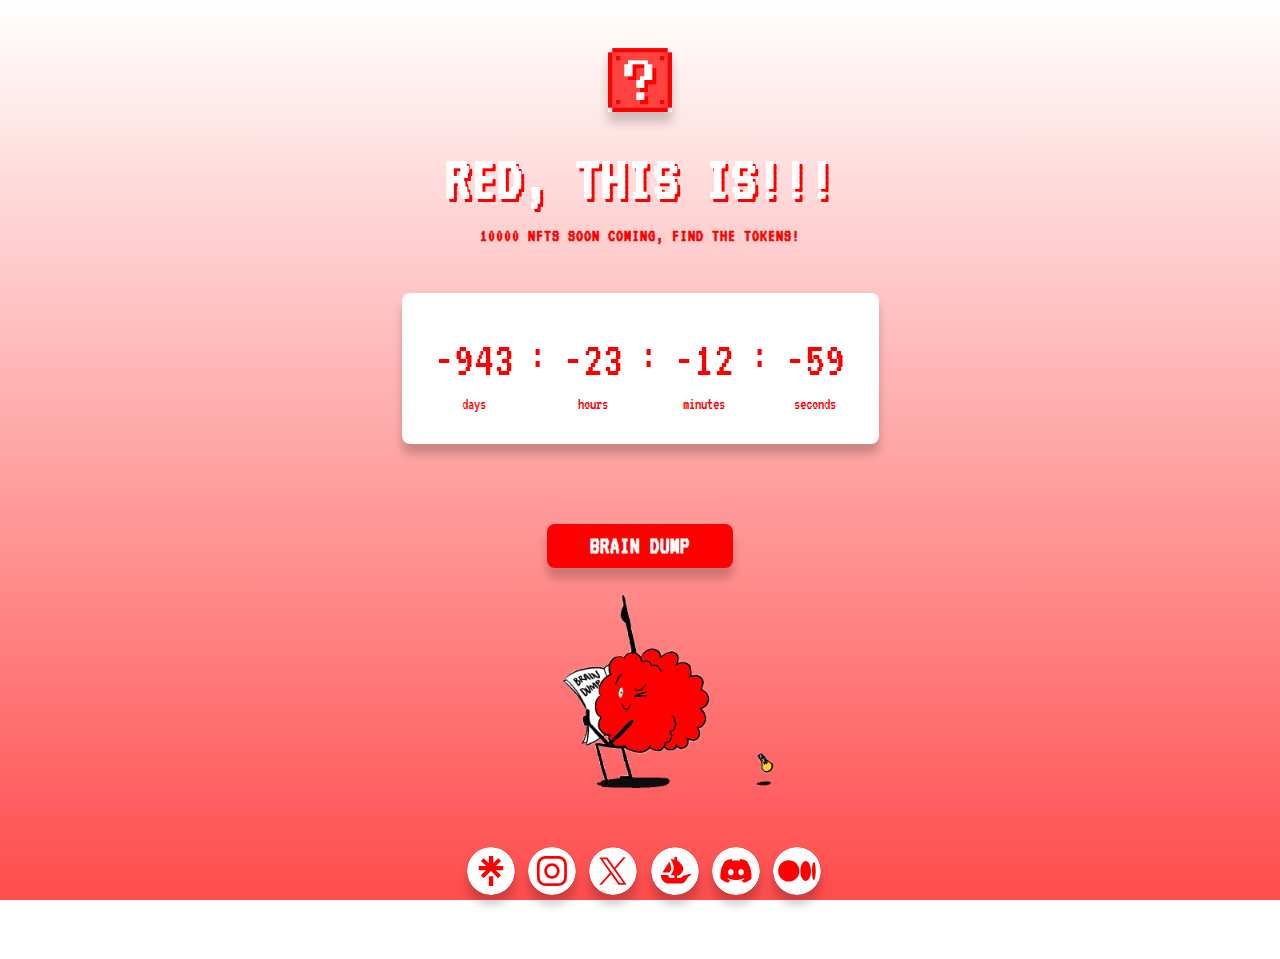
<file: Redthisis - MainPage/index.html>
<!DOCTYPE html>
<html lang="en">
<head>
	<meta charset="UTF-8">
	<meta http-equiv="X-UA-Compatible" content="IE=edge">
	<meta name="viewport" content="width=device-width, initial-scale=1.0">
	<title>REDTHISIS</title>

	<!-- Reset file -->
	<link rel="stylesheet" href="css/global.css">

	<!-- Google fonts -->
	<link rel="preconnect" href="https://fonts.googleapis.com">
	<link rel="preconnect" href="https://fonts.gstatic.com" crossorigin>
	<link href="https://fonts.googleapis.com/css2?family=Inconsolata:wght@900&family=Poppins:ital,wght@0,300;0,400;0,700;1,400&display=swap" rel="stylesheet">

	<!-- Main CSS -->
	<link rel="stylesheet" href="css/style.css">

</head>
<body>
	<div id="timer-running">
		<a href="https://www.redthisis.com">
			<img class="logo" src="Images/redlogos/android-chrome-192x192.png">
		</a>

		<div id="main-content">
			<h1>RED, THIS IS!!!</h1>
			<P class="subtitle">10000 NFTs SOON COMING, FIND THE TOKENS!</P>

			<ul id="timer-container">
				<li id="days" role="timer"><span>0</span> days</li>
				<li>:</li>
				<li id="hours" role="timer"><span>0</span> hours</li>
				<li>:</li>
				<li id="minutes" role="timer"><span>0</span> minutes</li>
				<li>:</li>
				<li id="seconds" role="timer"><span>0</span> seconds</li>
			</ul>
		</div> <!-- end main-content -->

		<div>
			<a href="/brain.html">
				<button class="button2">BRAIN DUMP</button>
			</a>
		</div>

		<div>
			<img class="gif" src="Images/redlogos/BrainRed.gif">
		</div>

		<footer>
			<ul id="social-icons">
				<li>
					<a href="https://linktr.ee/redthisis" target='_blank'>
						<svg width="48" height="48" viewBox="0 0 2003.71 2003.61">
							<path 
							fill="social-icons"
							d="M1000 0C448 0 0 448 0 1000s448 1000 1000 1000S2000 1552 2000 1000S1552 0 1000 0zM1093 1626H911v-409h182v409zM1512 970h-312l221 214l-121 121l-301 -301l-301 301L578 1184L799 970H488V797h312L579 589L700 465l210 214V374h182v305l210 -214l121 124l-220 209h310v173z"
							/>
						</svg>
					</a>
				</li>
				<li>
					<a href="https://www.instagram.com/redthisis/" target='_blank'>
						<svg width="48" height="48" viewBox="0 0 2003.71 2003.61">
							<path 
							fill="social-icons"
							d="M1000 0c552 0 1000 448 1000 1000S1552 2000 1000 2000S0 1552 0 1000S448 0 1000 0zM1000 375c-170 0 -191 1 -258 4c-67 3 -112 14 -152 29c-41 16 -76 37 -111 72s-56 70 -72 111c-15 40 -26 85 -29 152c-3 67 -4 88 -4 258s1 191 4 258c3 67 14 112 29 152c16 41 37 76 72 111s70 56 111 72c40 15 85 26 152 29c67 3 88 4 258 4s191 -1 258 -4c67 -3 112 -14 152 -29c41 -16 76 -37 111 -72s56 -70 72 -111c15 -40 26 -85 29 -152c3 -67 4 -88 4 -258s-1 -191 -4 -258c-3 -67 -14 -112 -29 -152c-16 -41 -37 -76 -72 -111s-70 -56 -111 -72c-40 -15 -85 -26 -152 -29c-67 -3 -88 -4 -258 -4zM1000 488c167 0 187 1 253 4c61 3 94 13 116 22c29 11 50 25 72 47c22 22 35 43 47 72c9 22 19 55 22 116c3 66 4 86 4 253s-1 187 -4 253c-3 61 -13 94 -22 116c-11 29 -25 50 -47 72c-22 22 -43 35 -72 47c-22 9 -55 19 -116 22c-66 3 -86 4 -253 4s-187 -1 -253 -4c-61 -3 -94 -13 -116 -22c-29 -11 -50 -25 -72 -47s-35 -43 -47 -72c-9 -22 -19 -55 -22 -116c-3 -66 -4 -86 -4 -253s1 -187 4 -253c3 -61 13 -94 22 -116c11 -29 25 -50 47 -72c22 -22 43 -35 72 -47c22 -9 55 -19 116 -22c66 -3 86 -4 253 -4h0zM1000 679c-177 0 -321 144 -321 321s144 321 321 321s321 -144 321 -321S1177 679 1000 679h0zM1000 1208c-115 0 -208 -93 -208 -208s93 -208 208 -208s208 93 208 208s-93 208 -208 208zM1409 666c0 41 -34 75 -75 75s-75 -34 -75 -75s34 -75 75 -75s75 34 75 75z"
							/>
						</svg>
					</a>
				</li>
				<li>
					<a href="https://twitter.com/red_this_is" target='_blank'>
						<svg width="48" height="48" viewBox="0 0 2003.71 2013.65">
							<path 
							fill="social-icons"
							d="M1056 982l379 531h-156L971 1080l-46 -64L563 510h156l292 408l45 64zM2000 1010c0 552 -448 1000 -1000 1000S0 1562 0 1010S448 10 1000 10s1000 448 1000 1000zM1574 1584L1109 922l428 -487h-101l-372 422L768 436H426l449 639l-449 510h101l392 -446l313 446h342z"
							/>
						</svg>
					</a>
				</li>
				<li>
					<a href="https://opensea.io/collection/redthisis-collection" target='_blank'>
						<svg width="48" height="48" viewBox="0 0 2003.71 2013.65">
							<path 
							fill="social-icons"
							d="M1003.69 13.65C1555.61 13.65 2003.7 461.72 2003.7 1013.64S1555.61 2013.65 1003.69 2013.65S3.7 1565.56 3.7 1013.64S451.78 13.65 1003.69 13.65ZM1276.91 738.17C1274.27 734.76 1271.72 731.44 1269.43 728.4C1263.35 722.32 1259.29 714.21 1253.21 708.13C1247.13 702.05 1243.07 695.97 1236.99 689.89C1216.72 667.6 1196.45 647.33 1178.21 631.11C1176.18 627.05 1172.12 625.02 1168.07 620.97C1153.88 608.81 1139.7 596.65 1129.56 588.54C1123.48 584.49 1119.42 580.43 1115.37 576.38C1109.29 572.32 1105.24 568.27 1103.21 566.24S1101.18 564.21 1101.18 564.21L1089.02 560.16V462.86C1089.02 446.64 1082.94 432.46 1072.8 422.32C1062.67 412.18 1048.48 406.1 1032.26 406.1C1001.85 406.1 975.5 432.45 975.5 464.88V531.77L969.42 529.74L953.2 525.69L939.01 521.64L827.52 491.23C823.47 489.2 819.41 495.29 821.44 499.34L839.68 531.77C841.71 535.82 843.73 539.88 845.76 543.93C847.79 550.01 851.84 556.09 853.87 562.17C855.9 568.25 859.95 572.31 861.98 578.39C868.06 590.55 874.14 604.74 880.22 618.93C884.27 629.07 888.33 639.2 892.38 649.34C902.52 673.66 912.65 702.04 920.76 730.42C924.82 738.53 926.84 748.66 928.87 756.77L930.9 760.82C934.96 775.01 936.98 787.17 939.01 801.36C941.03 809.47 943.06 819.6 943.06 827.71C943.06 832.15 943.44 836.57 943.89 841.01L944.25 844.82C944.69 849.24 945.08 853.68 945.08 858.12C947.11 868.26 947.11 878.39 947.11 886.5C947.11 910.82 945.08 933.12 941.03 953.39C939 959.47 936.98 965.55 934.95 971.63C932.92 977.71 928.87 985.82 926.84 993.93C924.81 1000.01 922.79 1004.07 920.76 1008.12C910.62 1032.44 898.46 1058.79 884.27 1081.09C864 1115.55 845.76 1143.93 831.57 1164.2C829.54 1168.26 827.52 1170.28 825.49 1172.31C821.44 1178.39 825.49 1186.5 833.6 1186.5H977.52V1300.01H831.57C793.06 1300.01 756.57 1279.74 738.33 1243.25C730.22 1225 726.16 1204.73 728.19 1186.49C728.19 1182.43 724.13 1176.35 718.05 1176.35H420.08C416.02 1176.35 411.97 1180.41 411.97 1184.46V1190.54C411.97 1379.05 563.99 1531.08 750.48 1531.08H1279.53C1405.2 1531.08 1461.96 1383.11 1536.96 1279.73C1565.33 1239.19 1636.28 1206.76 1656.55 1198.65C1660.6 1196.62 1662.63 1194.59 1662.63 1190.54V1125.68C1662.63 1119.6 1658.57 1115.55 1646.41 1121.63L1338.3 1210.82Q1336.28 1210.82 1334.25 1212.85C1299.79 1249.33 1271.41 1273.66 1265.33 1279.74C1247.09 1295.95 1222.76 1304.06 1198.44 1304.06H1086.95V1190.55H1176.14C1178.17 1190.55 1180.19 1190.55 1182.22 1188.52L1194.38 1178.38C1200.46 1174.32 1206.54 1168.24 1212.62 1162.16C1218.7 1158.11 1222.76 1152.02 1226.81 1147.97C1232.89 1143.92 1236.95 1137.83 1241 1133.78C1247.08 1125.68 1255.19 1117.57 1261.27 1109.46C1267.35 1103.38 1271.41 1097.3 1275.46 1091.22C1279.51 1085.14 1285.6 1079.06 1289.65 1072.98C1291.68 1066.9 1295.74 1062.84 1299.79 1056.76C1303.85 1050.68 1307.9 1044.59 1309.93 1040.54C1318.04 1026.35 1326.15 1012.16 1332.23 997.97C1336.29 989.86 1338.31 981.75 1340.34 975.67C1341.11 972.63 1341.86 969.88 1342.63 967.2L1344.15 961.85C1344.9 959.18 1345.67 956.42 1346.42 953.38C1348.45 935.14 1350.48 918.92 1348.45 900.68C1348.45 894.6 1348.45 888.51 1346.42 884.46C1346.42 882.43 1346.42 878.37 1344.39 874.32C1342.36 856.07 1336.28 839.86 1328.17 823.64C1326.14 817.56 1322.09 811.48 1320.06 805.4C1316.51 800.09 1313.35 794.76 1310.25 789.43L1307.57 784.89C1304.47 779.56 1301.31 774.25 1297.76 768.92C1295.73 762.84 1291.68 758.78 1289.65 754.73C1287.38 751.69 1284.81 748.37 1282.17 744.96L1276.86 738.15ZM488.96 1048.63C484.9 1054.71 488.96 1062.82 495.04 1064.85H766.66C770.72 1064.85 772.74 1062.83 774.77 1060.8C778.83 1056.74 782.88 1050.66 784.91 1044.58C809.23 1006.07 829.5 963.5 837.61 931.07C853.83 854.05 817.34 732.42 772.75 633.1C768.69 624.99 760.58 624.99 756.53 631.07L493.02 1042.56L488.97 1048.64Z"
							/>
						</svg>
					</a>
				</li>
				<li>
					<a href="https://discord.com/invite/5nKTWnUy6d" target='_blank'>
						<svg width="48" height="48" viewBox="0 0 2003.71 2003.61">
							<path 
							fill="social-icons"
							d="M901 1049c0 72 -52 131 -117 131S667 1122 667 1049S719 918 784 918s118 59 117 131zM1217 918c-65 0 -117 59 -117 131s53 131 117 131s117 -59 117 -131c1 -72 -51 -131 -117 -131zM2000 1000c0 552 -448 1000 -1000 1000S0 1552 0 1000S448 0 1000 0s1000 448 1000 1000zM1453 588c0 -1 -1 -1 -2 -2c-83 -38 -172 -66 -265 -82c-2 0 -3 0 -4 2c-11 20 -24 47 -33 68c-100 -15 -200 -15 -298 0c-9 -21 -22 -47 -33 -68c-1 -2 -3 -2 -4 -2c-93 16 -182 44 -265 82c-1 0 -1 1 -2 1C378 840 332 1086 355 1328c0 1 1 2 2 3c111 82 219 131 325 164c2 1 3 0 5 -2c25 -34 47 -70 66 -108c1 -2 0 -5 -2 -6c-35 -13 -69 -30 -102 -48c-3 -2 -3 -5 0 -7c7 -5 14 -10 20 -16c1 -1 3 -1 4 -1c213 97 444 97 654 0c1 -1 3 0 4 1c7 5 13 11 20 16c2 2 2 5 0 7c-32 19 -66 35 -102 48c-2 1 -3 4 -2 6c20 38 42 74 66 108c1 1 3 2 5 2c106 -33 214 -83 325 -164c1 -1 2 -2 2 -3c27 -281 -45 -525 -192 -741z"
							/>
						</svg>
					</a>
				</li>
				<li>
					<a href="https://medium.com/@redthisis.collection" target='_blank'>
						<svg width="48" height="48" viewBox="0 0 2003.71 2003.61">
							<path 
							fill="social-icons"
							d="M2000 1000C2000 448 1552 0 1000 0h0C448 0 0 448 0 1000s448 1000 1000 1000h0c552 0 1000 -448 1000 -1000zM1100 1000c0 246 -198 445 -442 445S216 1246 216 1000S414 555 658 555s442 199 442 445zM1585 1000c0 231 -99 419 -221 419s-221 -188 -221 -419s99 -419 221 -419s221 188 221 419h0zM1784 1000c0 207 -35 375 -78 375s-78 -168 -78 -375s35 -375 78 -375s78 168 78 375z"
							/>
						</svg>
					</a>
				</li>
			</ul>

		</footer>
	</div> <!-- end timer-running -->

	<div id="timer-end">
			<a href="https://www.redthisis.com">
				<img class="logo2" src="Images/redlogos/android-chrome-192x192.png">
			</a>

		<hgroup>
			<h1>WE ARE LIVE</h1>
			<p class="subtitle">CLAIM YOUR RED NFTs. LET THE HUNT BEGIN!</p>
		</hgroup>

		<div>
			<img class="gif2" src="Images/redlogos/squares.gif">
		</div>

		<button class="button3">CLAIM RED</button>

		<footer>
			<ul id="social-icons">
				<li>
					<a href="https://linktr.ee/redthisis" target='_blank'>
						<svg width="48" height="48" viewBox="0 0 2003.71 2003.61">
							<path 
							fill="social-icons"
							d="M1000 0C448 0 0 448 0 1000s448 1000 1000 1000S2000 1552 2000 1000S1552 0 1000 0zM1093 1626H911v-409h182v409zM1512 970h-312l221 214l-121 121l-301 -301l-301 301L578 1184L799 970H488V797h312L579 589L700 465l210 214V374h182v305l210 -214l121 124l-220 209h310v173z"
							/>
						</svg>
					</a>
				</li>
				<li>
					<a href="https://www.instagram.com/redthisis/" target='_blank'>
						<svg width="48" height="48" viewBox="0 0 2003.71 2003.61">
							<path 
							fill="social-icons"
							d="M1000 0c552 0 1000 448 1000 1000S1552 2000 1000 2000S0 1552 0 1000S448 0 1000 0zM1000 375c-170 0 -191 1 -258 4c-67 3 -112 14 -152 29c-41 16 -76 37 -111 72s-56 70 -72 111c-15 40 -26 85 -29 152c-3 67 -4 88 -4 258s1 191 4 258c3 67 14 112 29 152c16 41 37 76 72 111s70 56 111 72c40 15 85 26 152 29c67 3 88 4 258 4s191 -1 258 -4c67 -3 112 -14 152 -29c41 -16 76 -37 111 -72s56 -70 72 -111c15 -40 26 -85 29 -152c3 -67 4 -88 4 -258s-1 -191 -4 -258c-3 -67 -14 -112 -29 -152c-16 -41 -37 -76 -72 -111s-70 -56 -111 -72c-40 -15 -85 -26 -152 -29c-67 -3 -88 -4 -258 -4zM1000 488c167 0 187 1 253 4c61 3 94 13 116 22c29 11 50 25 72 47c22 22 35 43 47 72c9 22 19 55 22 116c3 66 4 86 4 253s-1 187 -4 253c-3 61 -13 94 -22 116c-11 29 -25 50 -47 72c-22 22 -43 35 -72 47c-22 9 -55 19 -116 22c-66 3 -86 4 -253 4s-187 -1 -253 -4c-61 -3 -94 -13 -116 -22c-29 -11 -50 -25 -72 -47s-35 -43 -47 -72c-9 -22 -19 -55 -22 -116c-3 -66 -4 -86 -4 -253s1 -187 4 -253c3 -61 13 -94 22 -116c11 -29 25 -50 47 -72c22 -22 43 -35 72 -47c22 -9 55 -19 116 -22c66 -3 86 -4 253 -4h0zM1000 679c-177 0 -321 144 -321 321s144 321 321 321s321 -144 321 -321S1177 679 1000 679h0zM1000 1208c-115 0 -208 -93 -208 -208s93 -208 208 -208s208 93 208 208s-93 208 -208 208zM1409 666c0 41 -34 75 -75 75s-75 -34 -75 -75s34 -75 75 -75s75 34 75 75z"
							/>
						</svg>
					</a>
				</li>
				<li>
					<a href="https://twitter.com/red_this_is" target='_blank'>
						<svg width="48" height="48" viewBox="0 0 2003.71 2013.65">
							<path 
							fill="social-icons"
							d="M1056 982l379 531h-156L971 1080l-46 -64L563 510h156l292 408l45 64zM2000 1010c0 552 -448 1000 -1000 1000S0 1562 0 1010S448 10 1000 10s1000 448 1000 1000zM1574 1584L1109 922l428 -487h-101l-372 422L768 436H426l449 639l-449 510h101l392 -446l313 446h342z"
							/>
						</svg>
					</a>
				</li>
				<li>
					<a href="https://opensea.io/collection/redthisis-collection" target='_blank'>
						<svg width="48" height="48" viewBox="0 0 2003.71 2013.65">
							<path 
							fill="social-icons"
							d="M1003.69 13.65C1555.61 13.65 2003.7 461.72 2003.7 1013.64S1555.61 2013.65 1003.69 2013.65S3.7 1565.56 3.7 1013.64S451.78 13.65 1003.69 13.65ZM1276.91 738.17C1274.27 734.76 1271.72 731.44 1269.43 728.4C1263.35 722.32 1259.29 714.21 1253.21 708.13C1247.13 702.05 1243.07 695.97 1236.99 689.89C1216.72 667.6 1196.45 647.33 1178.21 631.11C1176.18 627.05 1172.12 625.02 1168.07 620.97C1153.88 608.81 1139.7 596.65 1129.56 588.54C1123.48 584.49 1119.42 580.43 1115.37 576.38C1109.29 572.32 1105.24 568.27 1103.21 566.24S1101.18 564.21 1101.18 564.21L1089.02 560.16V462.86C1089.02 446.64 1082.94 432.46 1072.8 422.32C1062.67 412.18 1048.48 406.1 1032.26 406.1C1001.85 406.1 975.5 432.45 975.5 464.88V531.77L969.42 529.74L953.2 525.69L939.01 521.64L827.52 491.23C823.47 489.2 819.41 495.29 821.44 499.34L839.68 531.77C841.71 535.82 843.73 539.88 845.76 543.93C847.79 550.01 851.84 556.09 853.87 562.17C855.9 568.25 859.95 572.31 861.98 578.39C868.06 590.55 874.14 604.74 880.22 618.93C884.27 629.07 888.33 639.2 892.38 649.34C902.52 673.66 912.65 702.04 920.76 730.42C924.82 738.53 926.84 748.66 928.87 756.77L930.9 760.82C934.96 775.01 936.98 787.17 939.01 801.36C941.03 809.47 943.06 819.6 943.06 827.71C943.06 832.15 943.44 836.57 943.89 841.01L944.25 844.82C944.69 849.24 945.08 853.68 945.08 858.12C947.11 868.26 947.11 878.39 947.11 886.5C947.11 910.82 945.08 933.12 941.03 953.39C939 959.47 936.98 965.55 934.95 971.63C932.92 977.71 928.87 985.82 926.84 993.93C924.81 1000.01 922.79 1004.07 920.76 1008.12C910.62 1032.44 898.46 1058.79 884.27 1081.09C864 1115.55 845.76 1143.93 831.57 1164.2C829.54 1168.26 827.52 1170.28 825.49 1172.31C821.44 1178.39 825.49 1186.5 833.6 1186.5H977.52V1300.01H831.57C793.06 1300.01 756.57 1279.74 738.33 1243.25C730.22 1225 726.16 1204.73 728.19 1186.49C728.19 1182.43 724.13 1176.35 718.05 1176.35H420.08C416.02 1176.35 411.97 1180.41 411.97 1184.46V1190.54C411.97 1379.05 563.99 1531.08 750.48 1531.08H1279.53C1405.2 1531.08 1461.96 1383.11 1536.96 1279.73C1565.33 1239.19 1636.28 1206.76 1656.55 1198.65C1660.6 1196.62 1662.63 1194.59 1662.63 1190.54V1125.68C1662.63 1119.6 1658.57 1115.55 1646.41 1121.63L1338.3 1210.82Q1336.28 1210.82 1334.25 1212.85C1299.79 1249.33 1271.41 1273.66 1265.33 1279.74C1247.09 1295.95 1222.76 1304.06 1198.44 1304.06H1086.95V1190.55H1176.14C1178.17 1190.55 1180.19 1190.55 1182.22 1188.52L1194.38 1178.38C1200.46 1174.32 1206.54 1168.24 1212.62 1162.16C1218.7 1158.11 1222.76 1152.02 1226.81 1147.97C1232.89 1143.92 1236.95 1137.83 1241 1133.78C1247.08 1125.68 1255.19 1117.57 1261.27 1109.46C1267.35 1103.38 1271.41 1097.3 1275.46 1091.22C1279.51 1085.14 1285.6 1079.06 1289.65 1072.98C1291.68 1066.9 1295.74 1062.84 1299.79 1056.76C1303.85 1050.68 1307.9 1044.59 1309.93 1040.54C1318.04 1026.35 1326.15 1012.16 1332.23 997.97C1336.29 989.86 1338.31 981.75 1340.34 975.67C1341.11 972.63 1341.86 969.88 1342.63 967.2L1344.15 961.85C1344.9 959.18 1345.67 956.42 1346.42 953.38C1348.45 935.14 1350.48 918.92 1348.45 900.68C1348.45 894.6 1348.45 888.51 1346.42 884.46C1346.42 882.43 1346.42 878.37 1344.39 874.32C1342.36 856.07 1336.28 839.86 1328.17 823.64C1326.14 817.56 1322.09 811.48 1320.06 805.4C1316.51 800.09 1313.35 794.76 1310.25 789.43L1307.57 784.89C1304.47 779.56 1301.31 774.25 1297.76 768.92C1295.73 762.84 1291.68 758.78 1289.65 754.73C1287.38 751.69 1284.81 748.37 1282.17 744.96L1276.86 738.15ZM488.96 1048.63C484.9 1054.71 488.96 1062.82 495.04 1064.85H766.66C770.72 1064.85 772.74 1062.83 774.77 1060.8C778.83 1056.74 782.88 1050.66 784.91 1044.58C809.23 1006.07 829.5 963.5 837.61 931.07C853.83 854.05 817.34 732.42 772.75 633.1C768.69 624.99 760.58 624.99 756.53 631.07L493.02 1042.56L488.97 1048.64Z"
							/>
						</svg>
					</a>
				</li>
				<li>
					<a href="https://discord.com/invite/5nKTWnUy6d" target='_blank'>
						<svg width="48" height="48" viewBox="0 0 2003.71 2003.61">
							<path 
							fill="social-icons"
							d="M901 1049c0 72 -52 131 -117 131S667 1122 667 1049S719 918 784 918s118 59 117 131zM1217 918c-65 0 -117 59 -117 131s53 131 117 131s117 -59 117 -131c1 -72 -51 -131 -117 -131zM2000 1000c0 552 -448 1000 -1000 1000S0 1552 0 1000S448 0 1000 0s1000 448 1000 1000zM1453 588c0 -1 -1 -1 -2 -2c-83 -38 -172 -66 -265 -82c-2 0 -3 0 -4 2c-11 20 -24 47 -33 68c-100 -15 -200 -15 -298 0c-9 -21 -22 -47 -33 -68c-1 -2 -3 -2 -4 -2c-93 16 -182 44 -265 82c-1 0 -1 1 -2 1C378 840 332 1086 355 1328c0 1 1 2 2 3c111 82 219 131 325 164c2 1 3 0 5 -2c25 -34 47 -70 66 -108c1 -2 0 -5 -2 -6c-35 -13 -69 -30 -102 -48c-3 -2 -3 -5 0 -7c7 -5 14 -10 20 -16c1 -1 3 -1 4 -1c213 97 444 97 654 0c1 -1 3 0 4 1c7 5 13 11 20 16c2 2 2 5 0 7c-32 19 -66 35 -102 48c-2 1 -3 4 -2 6c20 38 42 74 66 108c1 1 3 2 5 2c106 -33 214 -83 325 -164c1 -1 2 -2 2 -3c27 -281 -45 -525 -192 -741z"
							/>
						</svg>
					</a>
				</li>
				<li>
					<a href="https://medium.com/@redthisis.collection" target='_blank'>
						<svg width="48" height="48" viewBox="0 0 2003.71 2003.61">
							<path 
							fill="social-icons"
							d="M2000 1000C2000 448 1552 0 1000 0h0C448 0 0 448 0 1000s448 1000 1000 1000h0c552 0 1000 -448 1000 -1000zM1100 1000c0 246 -198 445 -442 445S216 1246 216 1000S414 555 658 555s442 199 442 445zM1585 1000c0 231 -99 419 -221 419s-221 -188 -221 -419s99 -419 221 -419s221 188 221 419h0zM1784 1000c0 207 -35 375 -78 375s-78 -168 -78 -375s35 -375 78 -375s78 168 78 375z"
							/>
						</svg>
					</a>
				</li>
			</ul>

		</footer>
	</div> <!-- end timer-end -->

	<script src="js/app.js"></script>
</body>
</html>
</file>
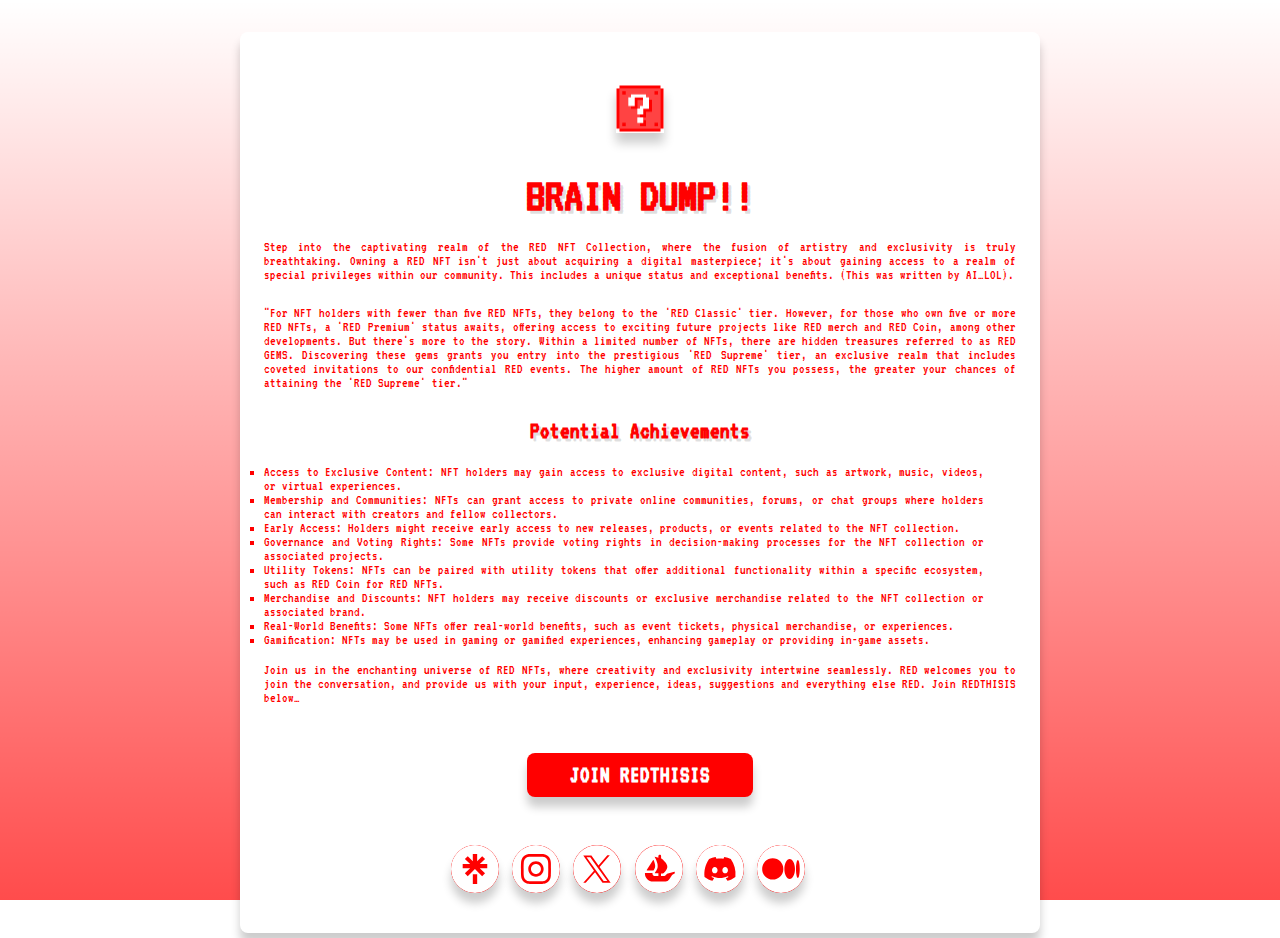
<file: brain.html>
<!DOCTYPE html>
<html lang="en">
<head>
	<meta charset="UTF-8">
	<meta http-equiv="X-UA-Compatible" content="IE=edge">
	<meta name="viewport" content="width=device-width, initial-scale=1.0">
	<title>REDTHISIS</title>
	<link rel="shortcut icon" type="image/x-icon" href="Images/redlogos/favicon.ico">

	<!-- Reset file -->
	<link rel="stylesheet" href="css/global.css">

	<!-- Google fonts -->
	<link rel="preconnect" href="https://fonts.googleapis.com">
	<link rel="preconnect" href="https://fonts.gstatic.com" crossorigin>
	<link href="https://fonts.googleapis.com/css2?family=Inconsolata:wght@900&family=Poppins:ital,wght@0,300;0,400;0,700;1,400&display=swap" rel="stylesheet">

	<!-- Main CSS -->
	<link rel="stylesheet" href="css/style.css">
</head>
<body>
	<div id="braindump-container">
		<div class="braindump">

			<a href="https://www.redthisis.com">
				<img class="braindump-logo" src="Images/redlogos/android-chrome-48x48.png">
			</a>

		  <h1>BRAIN DUMP!!</h1>
  
		  <p>Step into the captivating realm of the RED NFT Collection, where the fusion of artistry and exclusivity is truly breathtaking. Owning a RED NFT isn't just about acquiring a digital masterpiece; it's about gaining access to a realm of special privileges within our community. This includes a unique status and exceptional benefits. (This was written by AI…LOL).</p>
		  
		  <p>"For NFT holders with fewer than five RED NFTs, they belong to the 'RED Classic' tier. However, for those who own five or more RED NFTs, a 'RED Premium' status awaits, offering access to exciting future projects like RED merch and RED Coin, among other developments. But there's more to the story. Within a limited number of NFTs, there are hidden treasures referred to as RED GEMS. Discovering these gems grants you entry into the prestigious 'RED Supreme' tier, an exclusive realm that includes coveted invitations to our confidential RED events. The higher amount of RED NFTs you possess, the greater your chances of attaining the 'RED Supreme' tier."</p>
		  
		  <h2>Potential Achievements</h2>
		  
		  <ul style="list-style-type:square">
			<li>Access to Exclusive Content: NFT holders may gain access to exclusive digital content, such as artwork, music, videos, or virtual experiences.</li>
			<li>Membership and Communities: NFTs can grant access to private online communities, forums, or chat groups where holders can interact with creators and fellow collectors.</li>
			<li>Early Access: Holders might receive early access to new releases, products, or events related to the NFT collection.</li>
			<li>Governance and Voting Rights: Some NFTs provide voting rights in decision-making processes for the NFT collection or associated projects.</li>
			<li>Utility Tokens: NFTs can be paired with utility tokens that offer additional functionality within a specific ecosystem, such as RED Coin for RED NFTs.</li>
			<li>Merchandise and Discounts: NFT holders may receive discounts or exclusive merchandise related to the NFT collection or associated brand.</li>
			<li>Real-World Benefits: Some NFTs offer real-world benefits, such as event tickets, physical merchandise, or experiences.</li>
			<li>Gamification: NFTs may be used in gaming or gamified experiences, enhancing gameplay or providing in-game assets.</li>
		  </ul>
		  
		  <p>Join us in the enchanting universe of RED NFTs, where creativity and exclusivity intertwine seamlessly. RED welcomes you to join the conversation, and provide us with your input, experience, ideas, suggestions and everything else RED. Join REDTHISIS below…</p>
  
		  	<div>
				<a href="https://twitter.com/red_this_is" target="_blank" rel="noopener noreferrer">
					<button class="bd-button">JOIN REDTHISIS</button>
				</a>
			</div>

			<footer>
				<ul id="bd-social-icons">
					<li>
						<a href="https://linktr.ee/redthisis" target='_blank'>
							<svg width="48" height="48" viewBox="0 0 2003.71 2003.61">
								<path 
								fill="social-icons"
								d="M1000 0C448 0 0 448 0 1000s448 1000 1000 1000S2000 1552 2000 1000S1552 0 1000 0zM1093 1626H911v-409h182v409zM1512 970h-312l221 214l-121 121l-301 -301l-301 301L578 1184L799 970H488V797h312L579 589L700 465l210 214V374h182v305l210 -214l121 124l-220 209h310v173z"
								/>
							</svg>
						</a>
					</li>
					<li>
						<a href="https://www.instagram.com/redthisis/" target='_blank'>
							<svg width="48" height="48" viewBox="0 0 2003.71 2003.61">
								<path 
								fill="social-icons"
								d="M1000 0c552 0 1000 448 1000 1000S1552 2000 1000 2000S0 1552 0 1000S448 0 1000 0zM1000 375c-170 0 -191 1 -258 4c-67 3 -112 14 -152 29c-41 16 -76 37 -111 72s-56 70 -72 111c-15 40 -26 85 -29 152c-3 67 -4 88 -4 258s1 191 4 258c3 67 14 112 29 152c16 41 37 76 72 111s70 56 111 72c40 15 85 26 152 29c67 3 88 4 258 4s191 -1 258 -4c67 -3 112 -14 152 -29c41 -16 76 -37 111 -72s56 -70 72 -111c15 -40 26 -85 29 -152c3 -67 4 -88 4 -258s-1 -191 -4 -258c-3 -67 -14 -112 -29 -152c-16 -41 -37 -76 -72 -111s-70 -56 -111 -72c-40 -15 -85 -26 -152 -29c-67 -3 -88 -4 -258 -4zM1000 488c167 0 187 1 253 4c61 3 94 13 116 22c29 11 50 25 72 47c22 22 35 43 47 72c9 22 19 55 22 116c3 66 4 86 4 253s-1 187 -4 253c-3 61 -13 94 -22 116c-11 29 -25 50 -47 72c-22 22 -43 35 -72 47c-22 9 -55 19 -116 22c-66 3 -86 4 -253 4s-187 -1 -253 -4c-61 -3 -94 -13 -116 -22c-29 -11 -50 -25 -72 -47s-35 -43 -47 -72c-9 -22 -19 -55 -22 -116c-3 -66 -4 -86 -4 -253s1 -187 4 -253c3 -61 13 -94 22 -116c11 -29 25 -50 47 -72c22 -22 43 -35 72 -47c22 -9 55 -19 116 -22c66 -3 86 -4 253 -4h0zM1000 679c-177 0 -321 144 -321 321s144 321 321 321s321 -144 321 -321S1177 679 1000 679h0zM1000 1208c-115 0 -208 -93 -208 -208s93 -208 208 -208s208 93 208 208s-93 208 -208 208zM1409 666c0 41 -34 75 -75 75s-75 -34 -75 -75s34 -75 75 -75s75 34 75 75z"
								/>
							</svg>
						</a>
					</li>
					<li>
						<a href="https://twitter.com/red_this_is" target='_blank'>
							<svg width="48" height="48" viewBox="0 0 2003.71 2013.65">
								<path 
								fill="social-icons"
								d="M1056 982l379 531h-156L971 1080l-46 -64L563 510h156l292 408l45 64zM2000 1010c0 552 -448 1000 -1000 1000S0 1562 0 1010S448 10 1000 10s1000 448 1000 1000zM1574 1584L1109 922l428 -487h-101l-372 422L768 436H426l449 639l-449 510h101l392 -446l313 446h342z"
								/>
							</svg>
						</a>
					</li>
					<li>
						<a href="https://opensea.io/collection/red-this-is" target='_blank'>
							<svg width="48" height="48" viewBox="0 0 2003.71 2013.65">
								<path 
								fill="social-icons"
								d="M1003.69 13.65C1555.61 13.65 2003.7 461.72 2003.7 1013.64S1555.61 2013.65 1003.69 2013.65S3.7 1565.56 3.7 1013.64S451.78 13.65 1003.69 13.65ZM1276.91 738.17C1274.27 734.76 1271.72 731.44 1269.43 728.4C1263.35 722.32 1259.29 714.21 1253.21 708.13C1247.13 702.05 1243.07 695.97 1236.99 689.89C1216.72 667.6 1196.45 647.33 1178.21 631.11C1176.18 627.05 1172.12 625.02 1168.07 620.97C1153.88 608.81 1139.7 596.65 1129.56 588.54C1123.48 584.49 1119.42 580.43 1115.37 576.38C1109.29 572.32 1105.24 568.27 1103.21 566.24S1101.18 564.21 1101.18 564.21L1089.02 560.16V462.86C1089.02 446.64 1082.94 432.46 1072.8 422.32C1062.67 412.18 1048.48 406.1 1032.26 406.1C1001.85 406.1 975.5 432.45 975.5 464.88V531.77L969.42 529.74L953.2 525.69L939.01 521.64L827.52 491.23C823.47 489.2 819.41 495.29 821.44 499.34L839.68 531.77C841.71 535.82 843.73 539.88 845.76 543.93C847.79 550.01 851.84 556.09 853.87 562.17C855.9 568.25 859.95 572.31 861.98 578.39C868.06 590.55 874.14 604.74 880.22 618.93C884.27 629.07 888.33 639.2 892.38 649.34C902.52 673.66 912.65 702.04 920.76 730.42C924.82 738.53 926.84 748.66 928.87 756.77L930.9 760.82C934.96 775.01 936.98 787.17 939.01 801.36C941.03 809.47 943.06 819.6 943.06 827.71C943.06 832.15 943.44 836.57 943.89 841.01L944.25 844.82C944.69 849.24 945.08 853.68 945.08 858.12C947.11 868.26 947.11 878.39 947.11 886.5C947.11 910.82 945.08 933.12 941.03 953.39C939 959.47 936.98 965.55 934.95 971.63C932.92 977.71 928.87 985.82 926.84 993.93C924.81 1000.01 922.79 1004.07 920.76 1008.12C910.62 1032.44 898.46 1058.79 884.27 1081.09C864 1115.55 845.76 1143.93 831.57 1164.2C829.54 1168.26 827.52 1170.28 825.49 1172.31C821.44 1178.39 825.49 1186.5 833.6 1186.5H977.52V1300.01H831.57C793.06 1300.01 756.57 1279.74 738.33 1243.25C730.22 1225 726.16 1204.73 728.19 1186.49C728.19 1182.43 724.13 1176.35 718.05 1176.35H420.08C416.02 1176.35 411.97 1180.41 411.97 1184.46V1190.54C411.97 1379.05 563.99 1531.08 750.48 1531.08H1279.53C1405.2 1531.08 1461.96 1383.11 1536.96 1279.73C1565.33 1239.19 1636.28 1206.76 1656.55 1198.65C1660.6 1196.62 1662.63 1194.59 1662.63 1190.54V1125.68C1662.63 1119.6 1658.57 1115.55 1646.41 1121.63L1338.3 1210.82Q1336.28 1210.82 1334.25 1212.85C1299.79 1249.33 1271.41 1273.66 1265.33 1279.74C1247.09 1295.95 1222.76 1304.06 1198.44 1304.06H1086.95V1190.55H1176.14C1178.17 1190.55 1180.19 1190.55 1182.22 1188.52L1194.38 1178.38C1200.46 1174.32 1206.54 1168.24 1212.62 1162.16C1218.7 1158.11 1222.76 1152.02 1226.81 1147.97C1232.89 1143.92 1236.95 1137.83 1241 1133.78C1247.08 1125.68 1255.19 1117.57 1261.27 1109.46C1267.35 1103.38 1271.41 1097.3 1275.46 1091.22C1279.51 1085.14 1285.6 1079.06 1289.65 1072.98C1291.68 1066.9 1295.74 1062.84 1299.79 1056.76C1303.85 1050.68 1307.9 1044.59 1309.93 1040.54C1318.04 1026.35 1326.15 1012.16 1332.23 997.97C1336.29 989.86 1338.31 981.75 1340.34 975.67C1341.11 972.63 1341.86 969.88 1342.63 967.2L1344.15 961.85C1344.9 959.18 1345.67 956.42 1346.42 953.38C1348.45 935.14 1350.48 918.92 1348.45 900.68C1348.45 894.6 1348.45 888.51 1346.42 884.46C1346.42 882.43 1346.42 878.37 1344.39 874.32C1342.36 856.07 1336.28 839.86 1328.17 823.64C1326.14 817.56 1322.09 811.48 1320.06 805.4C1316.51 800.09 1313.35 794.76 1310.25 789.43L1307.57 784.89C1304.47 779.56 1301.31 774.25 1297.76 768.92C1295.73 762.84 1291.68 758.78 1289.65 754.73C1287.38 751.69 1284.81 748.37 1282.17 744.96L1276.86 738.15ZM488.96 1048.63C484.9 1054.71 488.96 1062.82 495.04 1064.85H766.66C770.72 1064.85 772.74 1062.83 774.77 1060.8C778.83 1056.74 782.88 1050.66 784.91 1044.58C809.23 1006.07 829.5 963.5 837.61 931.07C853.83 854.05 817.34 732.42 772.75 633.1C768.69 624.99 760.58 624.99 756.53 631.07L493.02 1042.56L488.97 1048.64Z"
								/>
							</svg>
						</a>
					</li>
					<li>
						<a href="https://discord.gg/VVU6c3YUkP" target='_blank'>
							<svg width="48" height="48" viewBox="0 0 2003.71 2003.61">
								<path 
								fill="social-icons"
								d="M901 1049c0 72 -52 131 -117 131S667 1122 667 1049S719 918 784 918s118 59 117 131zM1217 918c-65 0 -117 59 -117 131s53 131 117 131s117 -59 117 -131c1 -72 -51 -131 -117 -131zM2000 1000c0 552 -448 1000 -1000 1000S0 1552 0 1000S448 0 1000 0s1000 448 1000 1000zM1453 588c0 -1 -1 -1 -2 -2c-83 -38 -172 -66 -265 -82c-2 0 -3 0 -4 2c-11 20 -24 47 -33 68c-100 -15 -200 -15 -298 0c-9 -21 -22 -47 -33 -68c-1 -2 -3 -2 -4 -2c-93 16 -182 44 -265 82c-1 0 -1 1 -2 1C378 840 332 1086 355 1328c0 1 1 2 2 3c111 82 219 131 325 164c2 1 3 0 5 -2c25 -34 47 -70 66 -108c1 -2 0 -5 -2 -6c-35 -13 -69 -30 -102 -48c-3 -2 -3 -5 0 -7c7 -5 14 -10 20 -16c1 -1 3 -1 4 -1c213 97 444 97 654 0c1 -1 3 0 4 1c7 5 13 11 20 16c2 2 2 5 0 7c-32 19 -66 35 -102 48c-2 1 -3 4 -2 6c20 38 42 74 66 108c1 1 3 2 5 2c106 -33 214 -83 325 -164c1 -1 2 -2 2 -3c27 -281 -45 -525 -192 -741z"
								/>
							</svg>
						</a>
					</li>
					<li>
						<a href="https://medium.com/@redthisis.collection" target='_blank'>
							<svg width="48" height="48" viewBox="0 0 2003.71 2003.61">
								<path 
								fill="social-icons"
								d="M2000 1000C2000 448 1552 0 1000 0h0C448 0 0 448 0 1000s448 1000 1000 1000h0c552 0 1000 -448 1000 -1000zM1100 1000c0 246 -198 445 -442 445S216 1246 216 1000S414 555 658 555s442 199 442 445zM1585 1000c0 231 -99 419 -221 419s-221 -188 -221 -419s99 -419 221 -419s221 188 221 419h0zM1784 1000c0 207 -35 375 -78 375s-78 -168 -78 -375s35 -375 78 -375s78 168 78 375z"
								/>
							</svg>
						</a>
					</li>
				</ul>
	
			</footer>
		</div>
	</div>

	<script src="js/app.js"></script>
</body>
</html>
</file>
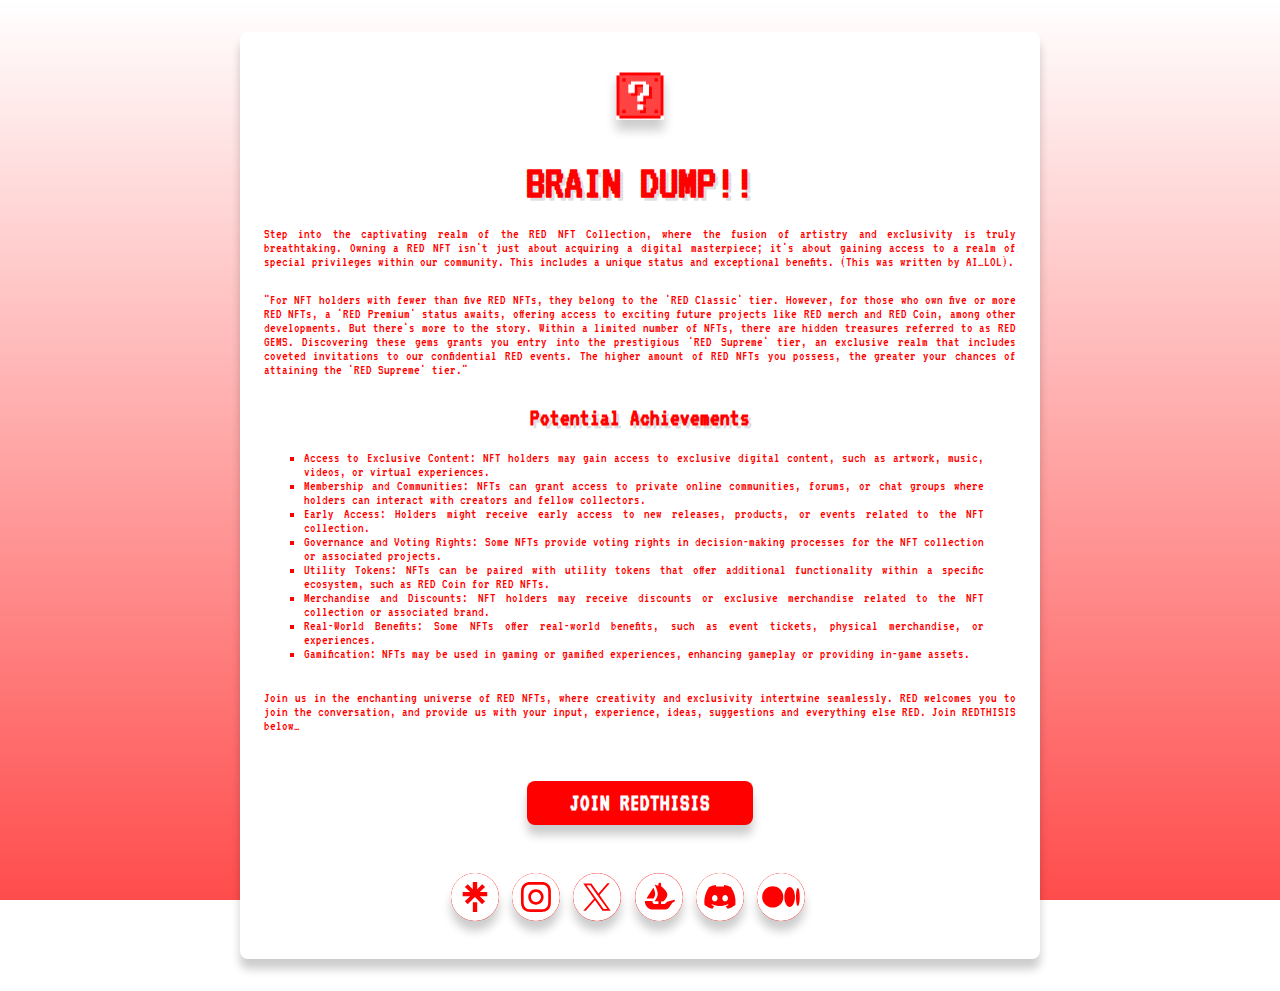
<file: Redthisis - MainPage/brain.html>
<!DOCTYPE html>
<html lang="en">
<head>
	<meta charset="UTF-8">
	<meta http-equiv="X-UA-Compatible" content="IE=edge">
	<meta name="viewport" content="width=device-width, initial-scale=1.0">
	<title>REDTHISIS</title>

	<!-- Reset file -->
	<link rel="stylesheet" href="css/global.css">

	<!-- Google fonts -->
	<link rel="preconnect" href="https://fonts.googleapis.com">
	<link rel="preconnect" href="https://fonts.gstatic.com" crossorigin>
	<link href="https://fonts.googleapis.com/css2?family=Inconsolata:wght@900&family=Poppins:ital,wght@0,300;0,400;0,700;1,400&display=swap" rel="stylesheet">

	<!-- Main CSS -->
	<link rel="stylesheet" href="css/style.css">
</head>
<body>
	<div id="braindump-container">
		<div class="braindump">

			<a href="https://www.redthisis.com">
				<img class="braindump-logo" src="Images/redlogos/android-chrome-48x48.png">
			</a>

		  <h1>BRAIN DUMP!!</h1>
  
		  <p>Step into the captivating realm of the RED NFT Collection, where the fusion of artistry and exclusivity is truly breathtaking. Owning a RED NFT isn't just about acquiring a digital masterpiece; it's about gaining access to a realm of special privileges within our community. This includes a unique status and exceptional benefits. (This was written by AI…LOL).</p>
		  
		  <p>"For NFT holders with fewer than five RED NFTs, they belong to the 'RED Classic' tier. However, for those who own five or more RED NFTs, a 'RED Premium' status awaits, offering access to exciting future projects like RED merch and RED Coin, among other developments. But there's more to the story. Within a limited number of NFTs, there are hidden treasures referred to as RED GEMS. Discovering these gems grants you entry into the prestigious 'RED Supreme' tier, an exclusive realm that includes coveted invitations to our confidential RED events. The higher amount of RED NFTs you possess, the greater your chances of attaining the 'RED Supreme' tier."</p>
		  
		  <h2>Potential Achievements</h2>
		  
		  <ul style="list-style-type:square">
			<li>Access to Exclusive Content: NFT holders may gain access to exclusive digital content, such as artwork, music, videos, or virtual experiences.</li>
			<li>Membership and Communities: NFTs can grant access to private online communities, forums, or chat groups where holders can interact with creators and fellow collectors.</li>
			<li>Early Access: Holders might receive early access to new releases, products, or events related to the NFT collection.</li>
			<li>Governance and Voting Rights: Some NFTs provide voting rights in decision-making processes for the NFT collection or associated projects.</li>
			<li>Utility Tokens: NFTs can be paired with utility tokens that offer additional functionality within a specific ecosystem, such as RED Coin for RED NFTs.</li>
			<li>Merchandise and Discounts: NFT holders may receive discounts or exclusive merchandise related to the NFT collection or associated brand.</li>
			<li>Real-World Benefits: Some NFTs offer real-world benefits, such as event tickets, physical merchandise, or experiences.</li>
			<li>Gamification: NFTs may be used in gaming or gamified experiences, enhancing gameplay or providing in-game assets.</li>
		  </ul>
		  
		  <p>Join us in the enchanting universe of RED NFTs, where creativity and exclusivity intertwine seamlessly. RED welcomes you to join the conversation, and provide us with your input, experience, ideas, suggestions and everything else RED. Join REDTHISIS below…</p>
  
		  	<div>
				<a href="https://twitter.com/red_this_is" target="_blank" rel="noopener noreferrer">
					<button class="bd-button">JOIN REDTHISIS</button>
				</a>
			</div>

			<footer>
				<ul id="bd-social-icons">
					<li>
						<a href="https://linktr.ee/redthisis" target='_blank'>
							<svg width="48" height="48" viewBox="0 0 2003.71 2003.61">
								<path 
								fill="social-icons"
								d="M1000 0C448 0 0 448 0 1000s448 1000 1000 1000S2000 1552 2000 1000S1552 0 1000 0zM1093 1626H911v-409h182v409zM1512 970h-312l221 214l-121 121l-301 -301l-301 301L578 1184L799 970H488V797h312L579 589L700 465l210 214V374h182v305l210 -214l121 124l-220 209h310v173z"
								/>
							</svg>
						</a>
					</li>
					<li>
						<a href="https://www.instagram.com/redthisis/" target='_blank'>
							<svg width="48" height="48" viewBox="0 0 2003.71 2003.61">
								<path 
								fill="social-icons"
								d="M1000 0c552 0 1000 448 1000 1000S1552 2000 1000 2000S0 1552 0 1000S448 0 1000 0zM1000 375c-170 0 -191 1 -258 4c-67 3 -112 14 -152 29c-41 16 -76 37 -111 72s-56 70 -72 111c-15 40 -26 85 -29 152c-3 67 -4 88 -4 258s1 191 4 258c3 67 14 112 29 152c16 41 37 76 72 111s70 56 111 72c40 15 85 26 152 29c67 3 88 4 258 4s191 -1 258 -4c67 -3 112 -14 152 -29c41 -16 76 -37 111 -72s56 -70 72 -111c15 -40 26 -85 29 -152c3 -67 4 -88 4 -258s-1 -191 -4 -258c-3 -67 -14 -112 -29 -152c-16 -41 -37 -76 -72 -111s-70 -56 -111 -72c-40 -15 -85 -26 -152 -29c-67 -3 -88 -4 -258 -4zM1000 488c167 0 187 1 253 4c61 3 94 13 116 22c29 11 50 25 72 47c22 22 35 43 47 72c9 22 19 55 22 116c3 66 4 86 4 253s-1 187 -4 253c-3 61 -13 94 -22 116c-11 29 -25 50 -47 72c-22 22 -43 35 -72 47c-22 9 -55 19 -116 22c-66 3 -86 4 -253 4s-187 -1 -253 -4c-61 -3 -94 -13 -116 -22c-29 -11 -50 -25 -72 -47s-35 -43 -47 -72c-9 -22 -19 -55 -22 -116c-3 -66 -4 -86 -4 -253s1 -187 4 -253c3 -61 13 -94 22 -116c11 -29 25 -50 47 -72c22 -22 43 -35 72 -47c22 -9 55 -19 116 -22c66 -3 86 -4 253 -4h0zM1000 679c-177 0 -321 144 -321 321s144 321 321 321s321 -144 321 -321S1177 679 1000 679h0zM1000 1208c-115 0 -208 -93 -208 -208s93 -208 208 -208s208 93 208 208s-93 208 -208 208zM1409 666c0 41 -34 75 -75 75s-75 -34 -75 -75s34 -75 75 -75s75 34 75 75z"
								/>
							</svg>
						</a>
					</li>
					<li>
						<a href="https://twitter.com/red_this_is" target='_blank'>
							<svg width="48" height="48" viewBox="0 0 2003.71 2013.65">
								<path 
								fill="social-icons"
								d="M1056 982l379 531h-156L971 1080l-46 -64L563 510h156l292 408l45 64zM2000 1010c0 552 -448 1000 -1000 1000S0 1562 0 1010S448 10 1000 10s1000 448 1000 1000zM1574 1584L1109 922l428 -487h-101l-372 422L768 436H426l449 639l-449 510h101l392 -446l313 446h342z"
								/>
							</svg>
						</a>
					</li>
					<li>
						<a href="https://opensea.io/collection/redthisis-collection" target='_blank'>
							<svg width="48" height="48" viewBox="0 0 2003.71 2013.65">
								<path 
								fill="social-icons"
								d="M1003.69 13.65C1555.61 13.65 2003.7 461.72 2003.7 1013.64S1555.61 2013.65 1003.69 2013.65S3.7 1565.56 3.7 1013.64S451.78 13.65 1003.69 13.65ZM1276.91 738.17C1274.27 734.76 1271.72 731.44 1269.43 728.4C1263.35 722.32 1259.29 714.21 1253.21 708.13C1247.13 702.05 1243.07 695.97 1236.99 689.89C1216.72 667.6 1196.45 647.33 1178.21 631.11C1176.18 627.05 1172.12 625.02 1168.07 620.97C1153.88 608.81 1139.7 596.65 1129.56 588.54C1123.48 584.49 1119.42 580.43 1115.37 576.38C1109.29 572.32 1105.24 568.27 1103.21 566.24S1101.18 564.21 1101.18 564.21L1089.02 560.16V462.86C1089.02 446.64 1082.94 432.46 1072.8 422.32C1062.67 412.18 1048.48 406.1 1032.26 406.1C1001.85 406.1 975.5 432.45 975.5 464.88V531.77L969.42 529.74L953.2 525.69L939.01 521.64L827.52 491.23C823.47 489.2 819.41 495.29 821.44 499.34L839.68 531.77C841.71 535.82 843.73 539.88 845.76 543.93C847.79 550.01 851.84 556.09 853.87 562.17C855.9 568.25 859.95 572.31 861.98 578.39C868.06 590.55 874.14 604.74 880.22 618.93C884.27 629.07 888.33 639.2 892.38 649.34C902.52 673.66 912.65 702.04 920.76 730.42C924.82 738.53 926.84 748.66 928.87 756.77L930.9 760.82C934.96 775.01 936.98 787.17 939.01 801.36C941.03 809.47 943.06 819.6 943.06 827.71C943.06 832.15 943.44 836.57 943.89 841.01L944.25 844.82C944.69 849.24 945.08 853.68 945.08 858.12C947.11 868.26 947.11 878.39 947.11 886.5C947.11 910.82 945.08 933.12 941.03 953.39C939 959.47 936.98 965.55 934.95 971.63C932.92 977.71 928.87 985.82 926.84 993.93C924.81 1000.01 922.79 1004.07 920.76 1008.12C910.62 1032.44 898.46 1058.79 884.27 1081.09C864 1115.55 845.76 1143.93 831.57 1164.2C829.54 1168.26 827.52 1170.28 825.49 1172.31C821.44 1178.39 825.49 1186.5 833.6 1186.5H977.52V1300.01H831.57C793.06 1300.01 756.57 1279.74 738.33 1243.25C730.22 1225 726.16 1204.73 728.19 1186.49C728.19 1182.43 724.13 1176.35 718.05 1176.35H420.08C416.02 1176.35 411.97 1180.41 411.97 1184.46V1190.54C411.97 1379.05 563.99 1531.08 750.48 1531.08H1279.53C1405.2 1531.08 1461.96 1383.11 1536.96 1279.73C1565.33 1239.19 1636.28 1206.76 1656.55 1198.65C1660.6 1196.62 1662.63 1194.59 1662.63 1190.54V1125.68C1662.63 1119.6 1658.57 1115.55 1646.41 1121.63L1338.3 1210.82Q1336.28 1210.82 1334.25 1212.85C1299.79 1249.33 1271.41 1273.66 1265.33 1279.74C1247.09 1295.95 1222.76 1304.06 1198.44 1304.06H1086.95V1190.55H1176.14C1178.17 1190.55 1180.19 1190.55 1182.22 1188.52L1194.38 1178.38C1200.46 1174.32 1206.54 1168.24 1212.62 1162.16C1218.7 1158.11 1222.76 1152.02 1226.81 1147.97C1232.89 1143.92 1236.95 1137.83 1241 1133.78C1247.08 1125.68 1255.19 1117.57 1261.27 1109.46C1267.35 1103.38 1271.41 1097.3 1275.46 1091.22C1279.51 1085.14 1285.6 1079.06 1289.65 1072.98C1291.68 1066.9 1295.74 1062.84 1299.79 1056.76C1303.85 1050.68 1307.9 1044.59 1309.93 1040.54C1318.04 1026.35 1326.15 1012.16 1332.23 997.97C1336.29 989.86 1338.31 981.75 1340.34 975.67C1341.11 972.63 1341.86 969.88 1342.63 967.2L1344.15 961.85C1344.9 959.18 1345.67 956.42 1346.42 953.38C1348.45 935.14 1350.48 918.92 1348.45 900.68C1348.45 894.6 1348.45 888.51 1346.42 884.46C1346.42 882.43 1346.42 878.37 1344.39 874.32C1342.36 856.07 1336.28 839.86 1328.17 823.64C1326.14 817.56 1322.09 811.48 1320.06 805.4C1316.51 800.09 1313.35 794.76 1310.25 789.43L1307.57 784.89C1304.47 779.56 1301.31 774.25 1297.76 768.92C1295.73 762.84 1291.68 758.78 1289.65 754.73C1287.38 751.69 1284.81 748.37 1282.17 744.96L1276.86 738.15ZM488.96 1048.63C484.9 1054.71 488.96 1062.82 495.04 1064.85H766.66C770.72 1064.85 772.74 1062.83 774.77 1060.8C778.83 1056.74 782.88 1050.66 784.91 1044.58C809.23 1006.07 829.5 963.5 837.61 931.07C853.83 854.05 817.34 732.42 772.75 633.1C768.69 624.99 760.58 624.99 756.53 631.07L493.02 1042.56L488.97 1048.64Z"
								/>
							</svg>
						</a>
					</li>
					<li>
						<a href="https://discord.com/invite/5nKTWnUy6d" target='_blank'>
							<svg width="48" height="48" viewBox="0 0 2003.71 2003.61">
								<path 
								fill="social-icons"
								d="M901 1049c0 72 -52 131 -117 131S667 1122 667 1049S719 918 784 918s118 59 117 131zM1217 918c-65 0 -117 59 -117 131s53 131 117 131s117 -59 117 -131c1 -72 -51 -131 -117 -131zM2000 1000c0 552 -448 1000 -1000 1000S0 1552 0 1000S448 0 1000 0s1000 448 1000 1000zM1453 588c0 -1 -1 -1 -2 -2c-83 -38 -172 -66 -265 -82c-2 0 -3 0 -4 2c-11 20 -24 47 -33 68c-100 -15 -200 -15 -298 0c-9 -21 -22 -47 -33 -68c-1 -2 -3 -2 -4 -2c-93 16 -182 44 -265 82c-1 0 -1 1 -2 1C378 840 332 1086 355 1328c0 1 1 2 2 3c111 82 219 131 325 164c2 1 3 0 5 -2c25 -34 47 -70 66 -108c1 -2 0 -5 -2 -6c-35 -13 -69 -30 -102 -48c-3 -2 -3 -5 0 -7c7 -5 14 -10 20 -16c1 -1 3 -1 4 -1c213 97 444 97 654 0c1 -1 3 0 4 1c7 5 13 11 20 16c2 2 2 5 0 7c-32 19 -66 35 -102 48c-2 1 -3 4 -2 6c20 38 42 74 66 108c1 1 3 2 5 2c106 -33 214 -83 325 -164c1 -1 2 -2 2 -3c27 -281 -45 -525 -192 -741z"
								/>
							</svg>
						</a>
					</li>
					<li>
						<a href="https://medium.com/@redthisis.collection" target='_blank'>
							<svg width="48" height="48" viewBox="0 0 2003.71 2003.61">
								<path 
								fill="social-icons"
								d="M2000 1000C2000 448 1552 0 1000 0h0C448 0 0 448 0 1000s448 1000 1000 1000h0c552 0 1000 -448 1000 -1000zM1100 1000c0 246 -198 445 -442 445S216 1246 216 1000S414 555 658 555s442 199 442 445zM1585 1000c0 231 -99 419 -221 419s-221 -188 -221 -419s99 -419 221 -419s221 188 221 419h0zM1784 1000c0 207 -35 375 -78 375s-78 -168 -78 -375s35 -375 78 -375s78 168 78 375z"
								/>
							</svg>
						</a>
					</li>
				</ul>
	
			</footer>
		</div>
	</div>

	<script src="js/app.js"></script>
</body>
</html>
</file>
<file: css/global.css>
/* FONTS */

@import url('https://fonts.googleapis.com/css2?family=DotGothic16&family=Roboto:ital,wght@0,100;0,300;0,400;0,500;0,700;0,900;1,100;1,300;1,400;1,500;1,700;1,900&family=VT323&display=swap');

/* GLOBAL STYLES*/

*,
::after,
::before {
  margin: 0;
  padding: 0;
  box-sizing: border-box;
}

html {
  background: linear-gradient(to bottom, rgba(255,0,0,0), rgba(255, 0, 0, 0.7));
  background-attachment: fixed;
  font-family: VT323;
}

body {
  display: flex;
  flex-direction: column;
  height: 100svh;
}

button,
input,
optgroup,
select,
textarea {
  font-family: inherit;
  font-size: 100%;
  line-height: 1.15;
  margin: 0;
  border: none;
}

button,
select {
  text-transform: none;
}

[type="button"],
[type="reset"],
[type="submit"],
button {
  -webkit-appearance: button;
}

::-moz-focus-inner {
  border-style: none;
  padding: 0;
}

:-moz-focusring {
  outline: none;
}
</file>
<file: css/style.css>
/* ================================================= */
/* General styles */
/* ================================================= */

h1 {
	font-size: 4rem;
	line-height: .5;
	font-weight: 700;
	margin: 1rem 0;
	color: white;
	text-shadow: 3px 3px 0 red;
	text-align: center;
}

h2 {
	font-size: 1.33rem;
	line-height: .1;
	font-weight: 700;
	margin: 2rem 0;
	color: white;
	text-shadow: 3px 3px 0 red;
	text-align: center;
}

h2.light {
	font-weight: 400;
}

p {
	margin-top: 2rem;
	font-size: 18px;
	color: red;
}
.logo {
	height: 4rem;
	margin-bottom: -2rem;
	background-color: transparent;
	box-shadow: 0px 10px 10px rgba(0, 0, 0, 0.2);
}

.logo2 {
	height: 4rem;
	align-items: top;
	margin-top: 2rem;
	margin-bottom: 2rem;
	background-color: transparent;
	box-shadow: 0px 10px 10px rgba(0, 0, 0, 0.2);
}

.gif {
	height: 15rem;
	margin-top: -2rem;
	margin-bottom: -6rem;
}

.gif2 {
	height: 15rem;
	border-radius: 8px;
	background-color: white;
	padding: 1.5rem 1.5rem;
	margin-top: -1rem;
	box-shadow: 0px 10px 10px rgba(0, 0, 0, 0.2);
}

.subtitle {
	color: red;
	font-size: 18px;
	font-weight: bold;
	text-transform: uppercase;
	letter-spacing: 1px;
	margin-bottom: 2rem;
}


/* ================================================= */
/* Buttons */
/* ================================================= */

.button {
	background-color: red;
	border-radius: 8px;
	padding: 1rem 2.666rem;
	color: white;
	line-height: .5;
	font-size: 1.5rem;
	font-weight: bold;
	width: 100%;
	white-space: nowrap;
	cursor: pointer;
	transition: all 0.7s ease-in-out;
	margin-bottom: -6rem;
	margin-top: 2rem;
	box-shadow: 0px 10px 10px rgba(0, 0, 0, 0.2);
}

.button:hover {
	background-color: white;
	color: red;
}

.button2 {
	background-color: red;
	border-radius: 8px;
	padding: 1rem 2.666rem;
	color: white;
	line-height: .5;
	font-size: 1.5rem;
	font-weight: bold;
	width: 100%;
	white-space: nowrap;
	cursor: pointer;
	transition: all 0.7s ease-in-out;
	margin-bottom: -5rem;
	box-shadow: 0px 10px 10px rgba(0, 0, 0, 0.2);
}

.button2:hover {
	background-color: white;
	color: red;
}

.button3 {
	background-color: red;
	border-radius: 8px;
	padding: 1rem 2.666rem;
	color: white;
	line-height: .5;
	font-size: 1.5rem;
	font-weight: bold;
	width: 100%;
	white-space: nowrap;
	cursor: pointer;
	transition: all 0.7s ease-in-out;
	margin-bottom: 1rem;
	margin-top: 0rem;
	box-shadow: 0px 10px 10px rgba(0, 0, 0, 0.2);
}

.button3:hover {
	background-color: white;
	color: red;
}


/* ================================================= */
/* Footer */
/* ================================================= */

#social-icons {
	list-style: none;
	display: inline-flex;
	align-items: center;
	gap: 1.333rem;
	padding: 0;
	margin-top: 3rem;
	margin-bottom: 1rem;
}

#social-icons svg {
	fill: white;
	transition: all 0.7s ease-in-out;
	display: block;
	background-color: red;
	width: 48px;
	height: 48px;
	border-radius: 40px;
	box-shadow: 0px 10px 10px rgba(0, 0, 0, 0.2);
	margin-right: -.5rem;
}

#social-icons a:hover svg {
	fill: red;
	background-color: white;
}

/* ================================================= */
/* NFT-STATS */
/* ================================================= */

#nft-stats {
	display:inline-block;
	align-items: center;
	text-decoration: none;
	margin-top: -4rem;
}

#nft-stats svg {
	fill: white;
	transition: all 0.7s ease-in-out;
	background-color: red;
	width: 100px;
	height: 24px;
	border-radius: 12px;
	box-shadow: 0px 10px 10px rgba(0, 0, 0, 0.2);
	text-decoration: none;
}

#nft-stats a:hover svg {
	fill: red;
	background-color: white;
}

/* ================================================= */
/* BRAINDUMP SECTION */
/* ================================================= */

.braindump-container {
	display: flex;
	flex-direction: column;
	max-width: 960px;
	margin: 0 auto;
	padding: 2rem 2rem;
}

.braindump {
	display: flex;
	flex-direction: column;
	max-width: 800px;
	justify-content: center;
	align-items: center;
	height: 100%;
	background-color: white;
	margin: 2rem auto;
	padding: 1.5rem 1.5rem;
	border-radius: .5rem;
	border-color: transparent;
	max-height: 96%;
	box-shadow: 0px 10px 10px rgba(0, 0, 0, 0.2);
}
  
.braindump h1 {
	color: red;
	text-shadow: 3px 3px 0 #00000020;
	font-weight: bold;
	margin-top: 2rem;
	font-size: 3rem;
	text-align: left;
}
  
.braindump h2 {
	color: red;
	text-shadow: 3px 3px 0 #00000020;
	font-style: bold;
	margin-top: 2rem;
	margin-bottom: 1rem;
	font-size: 1.5rem;
	text-align: start;
}
  
.braindump p {
	font-size: 14px;
	font-family: VT323;
	font-style: bold;
	color: red;
	text-align: justify;
	margin-top: 1rem;
	margin-bottom: .5rem;
}
  
.braindump ul {
	font-size: 14px;
	font-family: VT323;
	font-style: bold;
	color: red;
	text-align: justify;
	margin-top: 1rem;
	margin-right: 2rem;
	align-items: center;
}

.braindump-logo {
	height: 3rem;
	align-items: center;
	margin-top: 1rem;
	margin-bottom: 1rem;
	background-color: transparent;
	box-shadow: 0px 10px 10px rgba(0, 0, 0, 0.2);
}

#bd-social-icons {
	list-style: none;
	display: inline-flex;
	align-items: center;
	gap: 1.333rem;
	padding: 0;
}

#bd-social-icons svg {
	fill: white;
	transition: all 0.7s ease-in-out;
	display: block;
	background-color: red;
	width: 48px;
	height: 48px;
	border-radius: 40px;
	box-shadow: 0px 10px 10px rgba(0, 0, 0, 0.2);
	margin-right: -.5rem;
}

#bd-social-icons a:hover svg {
	fill: red;
	background-color: white;
}

.bd-button {
	background-color: red;
	border-radius: 8px;
	padding: 1rem 2.666rem;
	color: white;
	line-height: .5;
	font-size: 1.5rem;
	font-weight: bold;
	width: 100%;
	white-space: nowrap;
	cursor: pointer;
	transition: all 0.7s ease-in-out;
	margin-bottom: 2rem;
	margin-top: 2.5rem;
	box-shadow: 0px 10px 10px rgba(0, 0, 0, 0.2);
}

.bd-button:hover {
	background-color: white;
	color: red;
}


/* ================================================= */
/* Timer running and timer end */
/* ================================================= */

#timer-running,
#timer-end {
	padding: 2rem;
	display: flex;
	flex-direction: column;
	gap: 64px;
	position: absolute;
	width: 100%;
	height: 100svh;
}

#timer-running.hidden {
	animation: fadeOut 1.6s forwards;
}

#timer-end {
	display: none;
	opacity: 0;
}

#timer-end.visible {
	display: flex;
	height: 100svh;
	justify-content: center;
	animation: fadeIn 1.6s forwards 1.6s;
}

#timer-end h1 {
	margin-top: 0;
}

#timer-end h2 {
	margin: 0;
}

@keyframes fadeIn {
	to {
		opacity: 1;
	}
}

@keyframes fadeOut {
	to {
		opacity: 0;
	}
}


/* ================================================= */
/* Main content in Desktop Mode */
/* ================================================= */

#timer-running {
	text-align: center;
	align-items: center;
	height: 100svh;
}

#timer-container {
	background-color: white;
	padding: 2rem;
	margin-top: 3rem;
	list-style: none;
	border-radius: 8px;
	color: red;
	display: flex;
	flex-direction: row;
	gap: 1rem;
	box-shadow:  0px 10px 10px rgba(0, 0, 0, 0.2);
}

#timer-container li:nth-child(odd) {
	min-width: 2.5rem;
}

#timer-container li:nth-child(even) {
	display: inline-block;
	font-size: 2.4rem;
	line-height: 1.3;
	font-weight: 300;
	padding-top: .4rem;
}

#timer-container span {
	font-size: 3.15rem;
	line-height: 1.4;
	display: block;
}

#timer-end.visible {
	align-items: center;
	text-align: center;
}

#timer-end button {
	width: auto;
}


/* ================================================= */
/* Main content in Mobile Mode */
/* ================================================= */

@media screen and (max-width: 768px) {

	#timer-running,
	#timer-end {
		height: 100svh;
	}
	
	#timer-container {
		gap: .2rem;
	}
	
	#timer-container li:nth-child(even) {
		padding-top: 5%;
	}

	.braindump {
		margin: 2rem 2rem;
	}

	.braindump ul {
		margin-right: .25rem;
	}

	#social-icons,
	#bd-social-icons {
		gap: .85rem;
		margin-right: .5rem;
	}
	
	.logo,
	.logo2 {
		margin-bottom: .1rem;
	}

	.gif{
		height: 10rem;
	}

	.gif2{
		height: 15rem;
	}

	h1,
	h2 {
		font-size: 3rem;
	}

}
</file>
<file: Redthisis - MainPage/css/global.css>
/* FONTS */

@import url('https://fonts.googleapis.com/css2?family=DotGothic16&family=Roboto:ital,wght@0,100;0,300;0,400;0,500;0,700;0,900;1,100;1,300;1,400;1,500;1,700;1,900&family=VT323&display=swap');

/* GLOBAL STYLES*/

*,
::after,
::before {
  box-sizing: border-box;
}

html {
  background: linear-gradient(to bottom, rgba(255,0,0,0), rgba(255, 0, 0, 0.7));
  background-attachment: fixed;
}

body {
  padding: 0;
  margin: 0;
  font-family: VT323;
  color: #ffffff;
  display: flex;
  flex-flow: column;
}

button,
input,
optgroup,
select,
textarea {
  font-family: inherit;
  font-size: 100%;
  line-height: 1.15;
  margin: 0;
  border: none;
}

button,
select {
  text-transform: none;
}

[type="button"],
[type="reset"],
[type="submit"],
button {
  -webkit-appearance: button;
}

::-moz-focus-inner {
  border-style: none;
  padding: 0;
}

:-moz-focusring {
  outline: none;
}
</file>
<file: Redthisis - MainPage/css/style.css>
/* ================================================= */
/* General styles */
/* ================================================= */

h1 {
	font-size: 4rem;
	line-height: .5;
	font-weight: 700;
	margin: 1rem 0;
	color: white;
	text-shadow: 3px 3px 0 red;
	text-align: center;
}

h2 {
	font-size: 1.33rem;
	line-height: .1;
	font-weight: 700;
	margin: 2rem 0;
	color: white;
	text-shadow: 3px 3px 0 red;
	text-align: center;
}

h2.light {
	font-weight: 400;
}

p {
	margin-top: 2rem;
	font-size: 18px;
	color: red;
}
.logo {
	height: 4rem;
	margin-bottom: -2rem;
	background-color: transparent;
	box-shadow: 0px 10px 10px rgba(0, 0, 0, 0.2);
}

.logo2 {
	height: 4rem;
	align-items: top;
	margin-top: 2rem;
	margin-bottom: 2rem;
	background-color: transparent;
	box-shadow: 0px 10px 10px rgba(0, 0, 0, 0.2);
}

.gif {
	height: 15rem;
	margin-top: -2rem;
	margin-bottom: -6rem;
}

.gif2 {
	height: 15rem;
	border-radius: 8px;
	background-color: white;
	padding: 1.5rem 1.5rem;
	margin-top: -1rem;
	box-shadow: 0px 10px 10px rgba(0, 0, 0, 0.2);
}

.subtitle {
	color: red;
	font-size: 18px;
	font-weight: bold;
	text-transform: uppercase;
	letter-spacing: 1px;
	margin-bottom: 2rem;
}


/* ================================================= */
/* Buttons */
/* ================================================= */

.button {
	background-color: red;
	border-radius: 8px;
	padding: 1rem 2.666rem;
	color: white;
	line-height: .5;
	font-size: 1.5rem;
	font-weight: bold;
	width: 100%;
	white-space: nowrap;
	cursor: pointer;
	transition: all 0.7s ease-in-out;
	margin-bottom: -6rem;
	margin-top: 2rem;
	box-shadow: 0px 10px 10px rgba(0, 0, 0, 0.2);
}

.button:hover {
	background-color: white;
	color: red;
}

.button2 {
	background-color: red;
	border-radius: 8px;
	padding: 1rem 2.666rem;
	color: white;
	line-height: .5;
	font-size: 1.5rem;
	font-weight: bold;
	width: 100%;
	white-space: nowrap;
	cursor: pointer;
	transition: all 0.7s ease-in-out;
	margin-bottom: -5rem;
	box-shadow: 0px 10px 10px rgba(0, 0, 0, 0.2);
}

.button2:hover {
	background-color: white;
	color: red;
}

.button3 {
	background-color: red;
	border-radius: 8px;
	padding: 1rem 2.666rem;
	color: white;
	line-height: .5;
	font-size: 1.5rem;
	font-weight: bold;
	width: 100%;
	white-space: nowrap;
	cursor: pointer;
	transition: all 0.7s ease-in-out;
	margin-bottom: 1rem;
	margin-top: 0rem;
	box-shadow: 0px 10px 10px rgba(0, 0, 0, 0.2);
}

.button3:hover {
	background-color: white;
	color: red;
}


/* ================================================= */
/* Footer */
/* ================================================= */

#social-icons {
	list-style: none;
	display: inline-flex;
	align-items: center;
	gap: 1.333rem;
	padding: 0;
	margin-top: 3rem;
	margin-bottom: 1rem;
}

#social-icons svg {
	fill: white;
	transition: all 0.7s ease-in-out;
	display: block;
	background-color: red;
	width: 48px;
	height: 48px;
	border-radius: 40px;
	box-shadow: 0px 10px 10px rgba(0, 0, 0, 0.2);
	margin-right: -.5rem;
}

#social-icons a:hover svg {
	fill: red;
	background-color: white;
}


/* ================================================= */
/* BRAINDUMP SECTION */
/* ================================================= */

.braindump-container {
	display: flex;
	flex-direction: column;
	max-width: 960px;
	margin: 0 auto;
	padding: 2rem 2rem;
}

.braindump {
	display: flex;
	flex-direction: column;
	max-width: 800px;
	justify-content: center;
	align-items: center;
	height: 100%;
	background-color: white;
	margin: 2rem auto;
	padding: 1.5rem 1.5rem;
	border-radius: .5rem;
	border-color: transparent;
	max-height: 96%;
	box-shadow: 0px 10px 10px rgba(0, 0, 0, 0.2);
}
  
.braindump h1 {
	color: red;
	text-shadow: 3px 3px 0 #00000020;
	font-weight: bold;
	margin-top: 2rem;
	font-size: 3rem;
	text-align: left;
}
  
.braindump h2 {
	color: red;
	text-shadow: 3px 3px 0 #00000020;
	font-style: bold;
	margin-top: 2rem;
	margin-bottom: 1rem;
	font-size: 1.5rem;
	text-align: start;
}
  
.braindump p {
	font-size: 14px;
	font-family: VT323;
	font-style: bold;
	color: red;
	text-align: justify;
	margin-top: 1rem;
	margin-bottom: .5rem;
}
  
.braindump ul {
	font-size: 14px;
	font-family: VT323;
	font-style: bold;
	color: red;
	text-align: justify;
	margin-top: 1rem;
	margin-right: 2rem;
	align-items: center;
}

.braindump-logo {
	height: 3rem;
	align-items: center;
	margin-top: 1rem;
	margin-bottom: 1rem;
	background-color: transparent;
	box-shadow: 0px 10px 10px rgba(0, 0, 0, 0.2);
}

#bd-social-icons {
	list-style: none;
	display: inline-flex;
	align-items: center;
	gap: 1.333rem;
	padding: 0;
}

#bd-social-icons svg {
	fill: white;
	transition: all 0.7s ease-in-out;
	display: block;
	background-color: red;
	width: 48px;
	height: 48px;
	border-radius: 40px;
	box-shadow: 0px 10px 10px rgba(0, 0, 0, 0.2);
	margin-right: -.5rem;
}

#bd-social-icons a:hover svg {
	fill: red;
	background-color: white;
}

.bd-button {
	background-color: red;
	border-radius: 8px;
	padding: 1rem 2.666rem;
	color: white;
	line-height: .5;
	font-size: 1.5rem;
	font-weight: bold;
	width: 100%;
	white-space: nowrap;
	cursor: pointer;
	transition: all 0.7s ease-in-out;
	margin-bottom: 2rem;
	margin-top: 2.5rem;
	box-shadow: 0px 10px 10px rgba(0, 0, 0, 0.2);
}

.bd-button:hover {
	background-color: white;
	color: red;
}


/* ================================================= */
/* Timer running and timer end */
/* ================================================= */

#timer-running,
#timer-end {
	padding: 2rem;
	display: flex;
	flex-direction: column;
	gap: 64px;
	position: absolute;
	width: 100%;
}

#timer-running.hidden {
	animation: fadeOut 1.6s forwards;
}

#timer-end {
	display: none;
	opacity: 0;
}

#timer-end.visible {
	display: flex;
	height: 100vh;
	justify-content: center;
	animation: fadeIn 1.6s forwards 1.6s;
}

#timer-end h1 {
	margin-top: 0;
}

#timer-end h2 {
	margin: 0;
}

@keyframes fadeIn {
	to {
		opacity: 1;
	}
}

@keyframes fadeOut {
	to {
		opacity: 0;
	}
}


/* ================================================= */
/* Main content in Desktop Mode */
/* ================================================= */

#timer-running {
	padding: 3rem;
	margin: 0 auto;
	text-align: center;
	align-items: center;
}

#timer-container {
	background-color: white;
	padding: 2rem;
	margin-top: 3rem;
	list-style: none;
	border-radius: 8px;
	color: red;
	display: flex;
	flex-direction: row;
	gap: 1rem;
	box-shadow:  0px 10px 10px rgba(0, 0, 0, 0.2);
}

#timer-container li:nth-child(odd) {
	min-width: 4rem;
}

#timer-container li:nth-child(even) {
	display: inline-block;
	font-size: 2.4rem;
	line-height: 1.3;
	font-weight: 300;
	width: auto;
	padding-top: .4rem;
}

#timer-container span {
	font-size: 3.15rem;
	line-height: 1.4;
	display: block;
}

#timer-end.visible {
	align-items: center;
	text-align: center;
}

#timer-end button {
	width: auto;
}


/* ================================================= */
/* Main content in Mobile Mode */
/* ================================================= */

@media screen and (max-width: 768px) {

	#timer-container {
		background-color: white;
		padding: 2rem;
		margin-top: 2rem;
		list-style: none;
		border-radius: 8px;
		color: red;
		display: flex;
		flex-direction: row;
		gap: .1rem;
		margin-top: 4rem;
	}
	
	#timer-container span {
		color: red;
		font-size: 2rem;
		line-height: 1.3;
		font-weight: 700;
		font-family: 'VT323', monospace;
	}
	
	#timer-container li:nth-child(even) {
		display: inline-block;
		font-size: 2.4rem;
		line-height: 1.3;
		font-weight: 300;
		width: auto;
		padding-top: 5%;
	}

	.braindump {
		display: flex;
		flex-direction: column;
		max-width: 800px;
		justify-content: center;
		align-items: center;
		height: 100%;
		background-color: white;
		margin: 2rem 2rem;
		padding: 1.5rem 1.5rem;
		border-radius: .5rem;
		border-color: transparent;
		max-height: 1300px;
	}

	#bd-social-icons {
		gap: 1rem;
		margin-left: 1.5rem;
	}
	
	.logo,
	.logo2 {
		margin-bottom: .1rem;
	}

	.gif{
		height: 10rem;
	}

	.gif2{
		height: 15rem;
	}

	h1,
	h2 {
		font-size: 3rem;
	}

}
</file>
